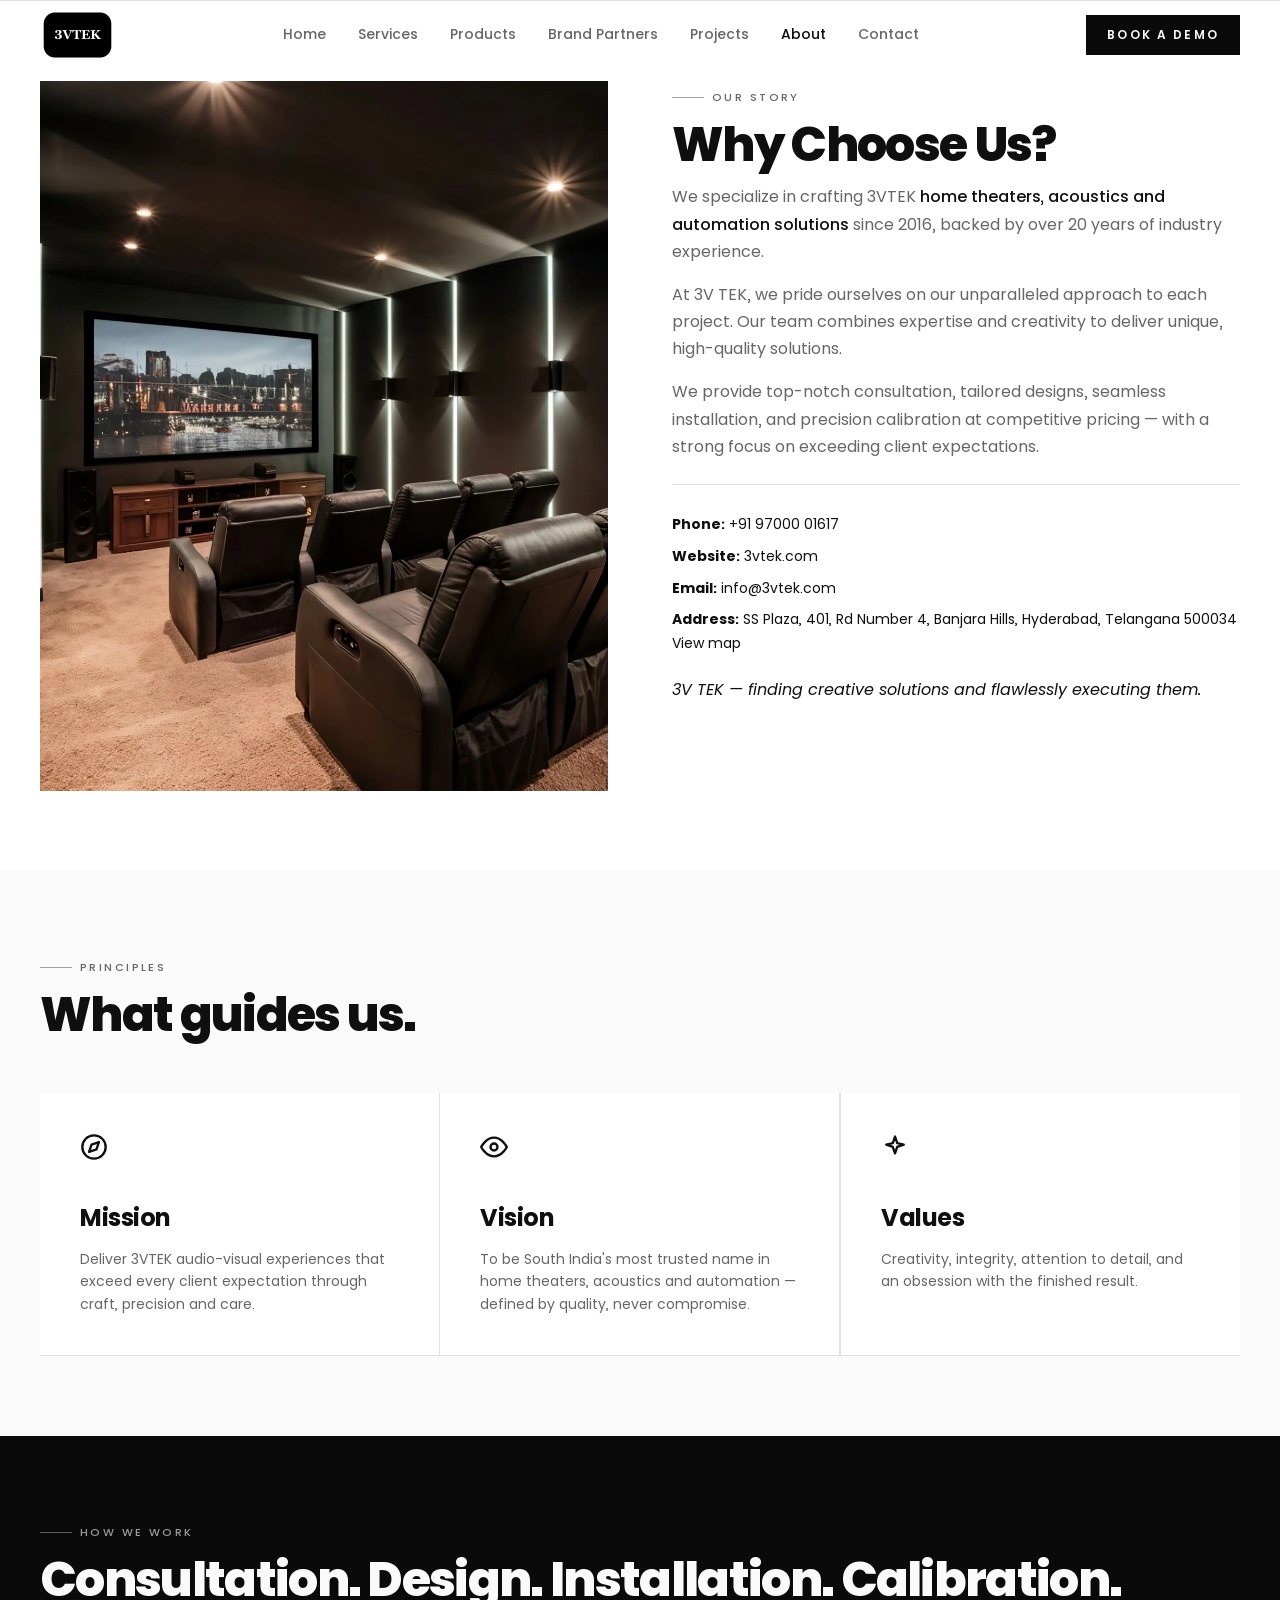
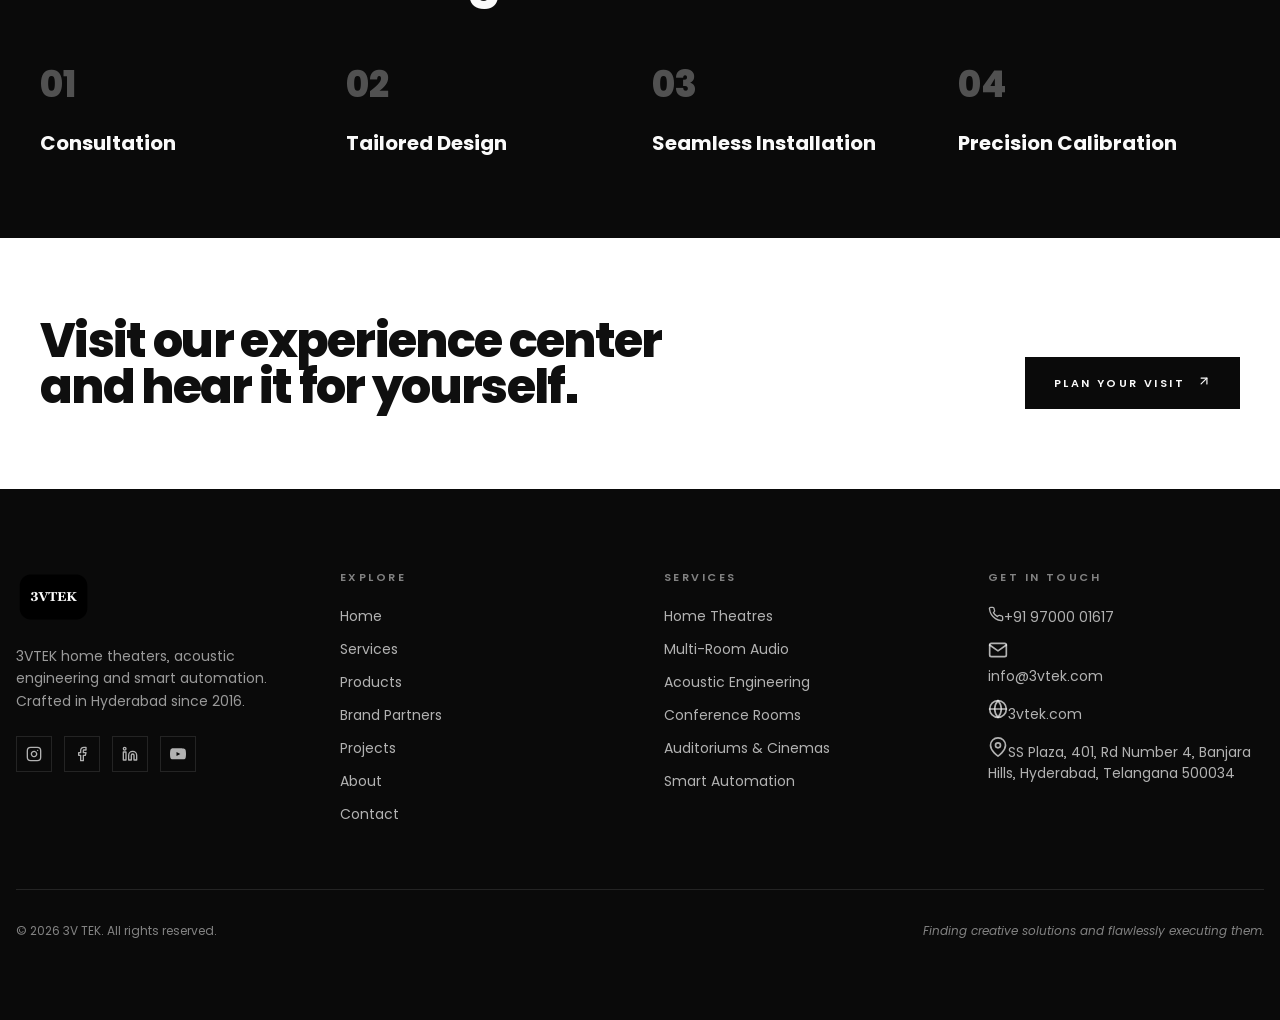
<file: about.html>
<!doctype html>
<html lang="en">

<head>
  <meta charset="UTF-8" />
  <meta name="viewport" content="width=device-width, initial-scale=1.0" />
  <title>About 3V TEK — 3VTEK Home Theaters, Acoustics & Automation</title>
  <meta name="description"
    content="Since 2016 and backed by 20+ years of expertise, 3V TEK delivers 3VTEK home theaters, acoustic engineering and automation from our Banjara Hills experience center." />
  <link rel="canonical" href="https://3vtek.com/about" />
  <link rel="preconnect" href="https://fonts.googleapis.com" />
  <link rel="preconnect" href="https://fonts.gstatic.com" crossorigin />
  <link href="https://fonts.googleapis.com/css2?family=Poppins:wght@300;400;500;600;700;800;900&display=swap"
    rel="stylesheet" />
  <link rel="stylesheet" href="css/styles.css" />
</head>

<body>
  <!-- <section class="page-hero">
    <div class="container-3v" style="display:grid;gap:3rem;">
      <div class="reveal"><span class="eyebrow muted">About</span>
        <h1 class="text-balance"><span class="italic-light">Greetings from 3V TEK.</span></h1>
      </div>
      <div class="reveal" data-delay="120">
        <p style="max-width:32rem;">Crafting home theaters, acoustics and automation since 2016 — backed by 20+
          years of industry expertise.</p>
      </div>
    </div>
  </section> -->

  <section class="section border-t">
    <div class="container-3v about-grid">
      <div class="reveal">
        <div class="about-img">
          <img src="assets\Project-images\Home-Theatre.webp" alt="3V TEK experience center in Banjara Hills, Hyderabad"
            loading="lazy" />
        </div>
      </div>
      <div class="reveal story" data-delay="120">
        <span class="eyebrow muted">Our story</span>
        <h2 class="display text-balance">Why Choose Us?</h2>
        <p>We specialize in crafting 3VTEK <strong style="color:var(--foreground);font-weight:500;">home theaters,
            acoustics and automation solutions</strong> since 2016, backed by over 20 years of industry experience.</p>
        <p>At 3V TEK, we pride ourselves on our unparalleled approach to each project. Our team combines expertise and
          creativity to deliver unique, high-quality solutions.</p>
        <p>We provide top-notch consultation, tailored designs, seamless installation, and precision calibration at
          competitive pricing — with a strong focus on exceeding client expectations.</p>
        <div class="deets">
          <p><strong>Phone:</strong> <a href="tel:9700001617" class="link-underline">+91 97000 01617</a></p>
          <p><strong>Website:</strong> <a href="https://3vtek.com/" class="link-underline">3vtek.com</a></p>
          <p><strong>Email:</strong> <a href="mailto:info@3vtek.com" class="link-underline">info@3vtek.com</a></p>
          <p><strong>Address:</strong> SS Plaza, 401, Rd Number 4, Banjara Hills, Hyderabad, Telangana 500034<br /><a
              href="https://maps.app.goo.gl/NXw88sERJRh9C4dh9" target="_blank" rel="noreferrer"
              class="link-underline">View map</a></p>
        </div>
        <p style="margin-top:1.25rem;"><em style="color:var(--foreground);">3V TEK — finding creative solutions and
            flawlessly executing them.</em></p>
      </div>
    </div>
  </section>

  <section class="section bg-soft">
    <div class="container-3v">
      <div class="reveal"><span class="eyebrow muted">Principles</span>
        <h2 class="display mt-4">What guides us.</h2>
      </div>
      <div class="principles" id="principles"></div>
    </div>
  </section>

  <section class="section bg-ink">
    <div class="container-3v">
      <div class="reveal"><span class="eyebrow" style="color:rgba(250,250,250,0.6);">How we work</span>
        <h2 class="display mt-4">Consultation. Design. Installation. Calibration.</h2>
      </div>
      <div class="grid-4 mt-14" id="hww"></div>
    </div>
  </section>

  <section class="section">
    <div class="container-3v cta-end">
      <div class="reveal">
        <h2 class="display text-balance" style="max-width:40rem;">Visit our experience center and hear it for yourself.
        </h2>
      </div>
      <a href="contact.html" class="btn btn-ink">Plan your visit <span id="cta"></span></a>
    </div>
  </section>

  <script src="js/site.js"></script>
  <script>
    window.initSite();
    document.getElementById("cta").innerHTML = window.ICON.arrowUpRight;
    var pr = [{
        Icon: window.ICON.compass,
        t: "Mission",
        d: "Deliver 3VTEK audio-visual experiences that exceed every client expectation through craft, precision and care."
      },
      {
        Icon: window.ICON.eye,
        t: "Vision",
        d: "To be South India's most trusted name in home theaters, acoustics and automation — defined by quality, never compromise."
      },
      {
        Icon: window.ICON.sparkles,
        t: "Values",
        d: "Creativity, integrity, attention to detail, and an obsession with the finished result."
      },
    ];
    document.getElementById("principles").innerHTML = pr.map(function (p, i) {
      return '<div class="reveal" data-delay="' + (i * 80) + '">' + p.Icon + '<h3>' + p.t + '</h3><p>' + p.d +
        '</p></div>';
    }).join("");

    var hww = ["Consultation", "Tailored Design", "Seamless Installation", "Precision Calibration"];
    document.getElementById("hww").innerHTML = hww.map(function (s, i) {
      return '<div class="reveal" data-delay="' + (i * 80) +
        '"><div style="font-family:Poppins;font-weight:800;font-size:2.25rem;color:rgba(250,250,250,0.3);">0' + (i +
          1) + '</div><div style="margin-top:1rem;font-family:Poppins;font-size:1.25rem;font-weight:700;">' + s +
        '</div></div>';
    }).join("");

    window.initReveal();
  </script>
</body>

</html>
</file>
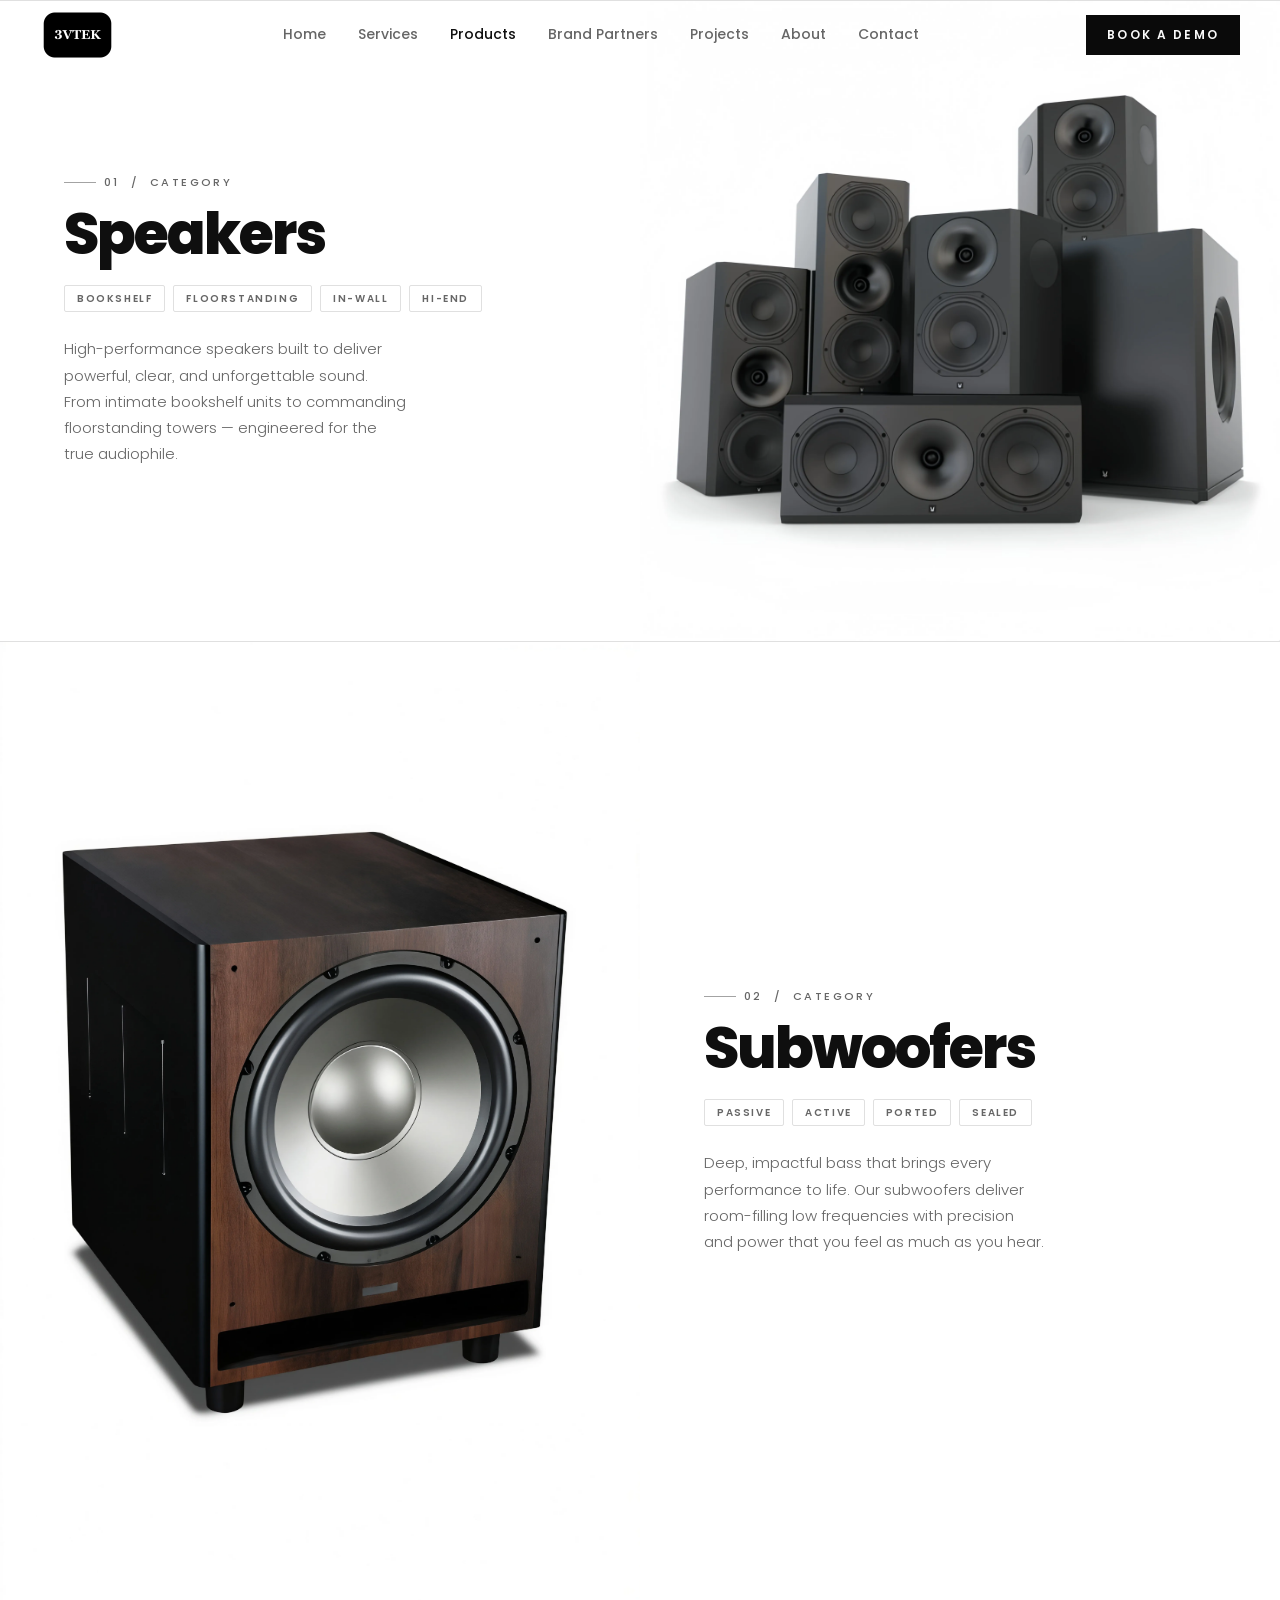
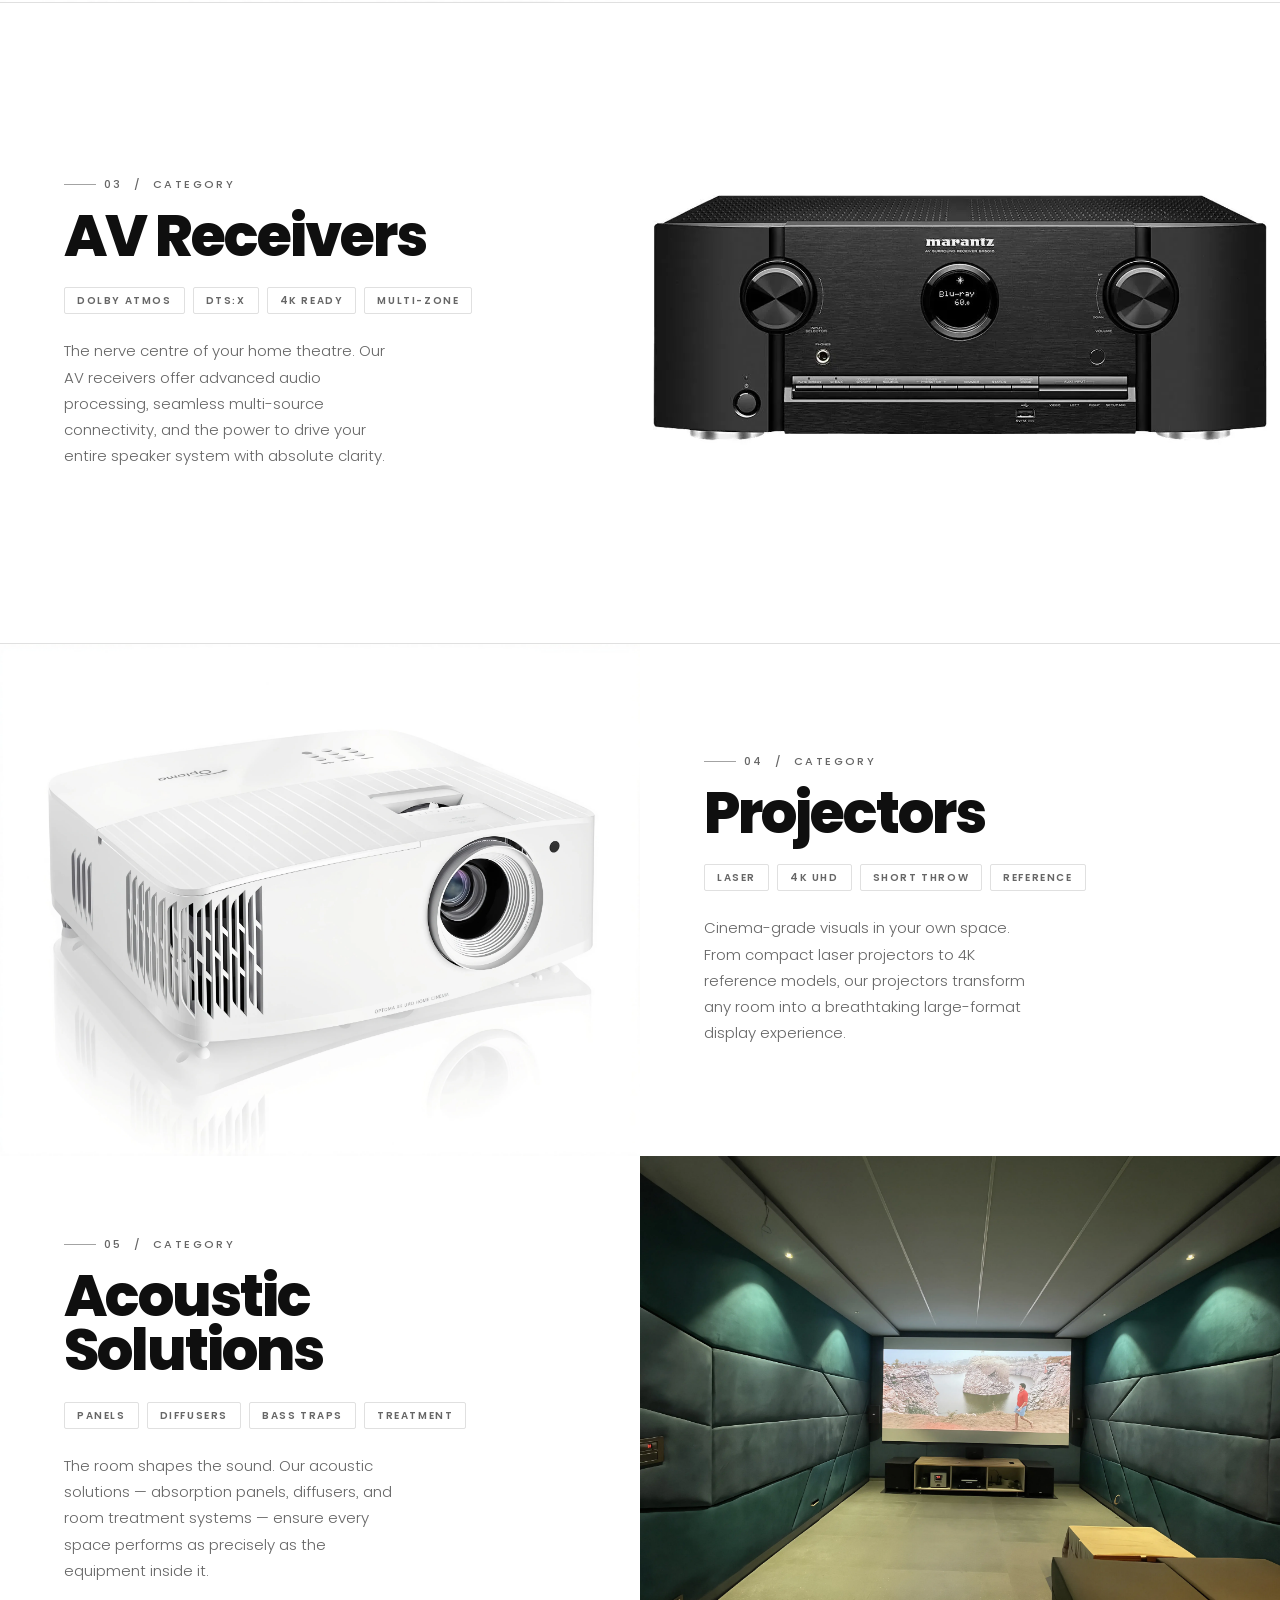
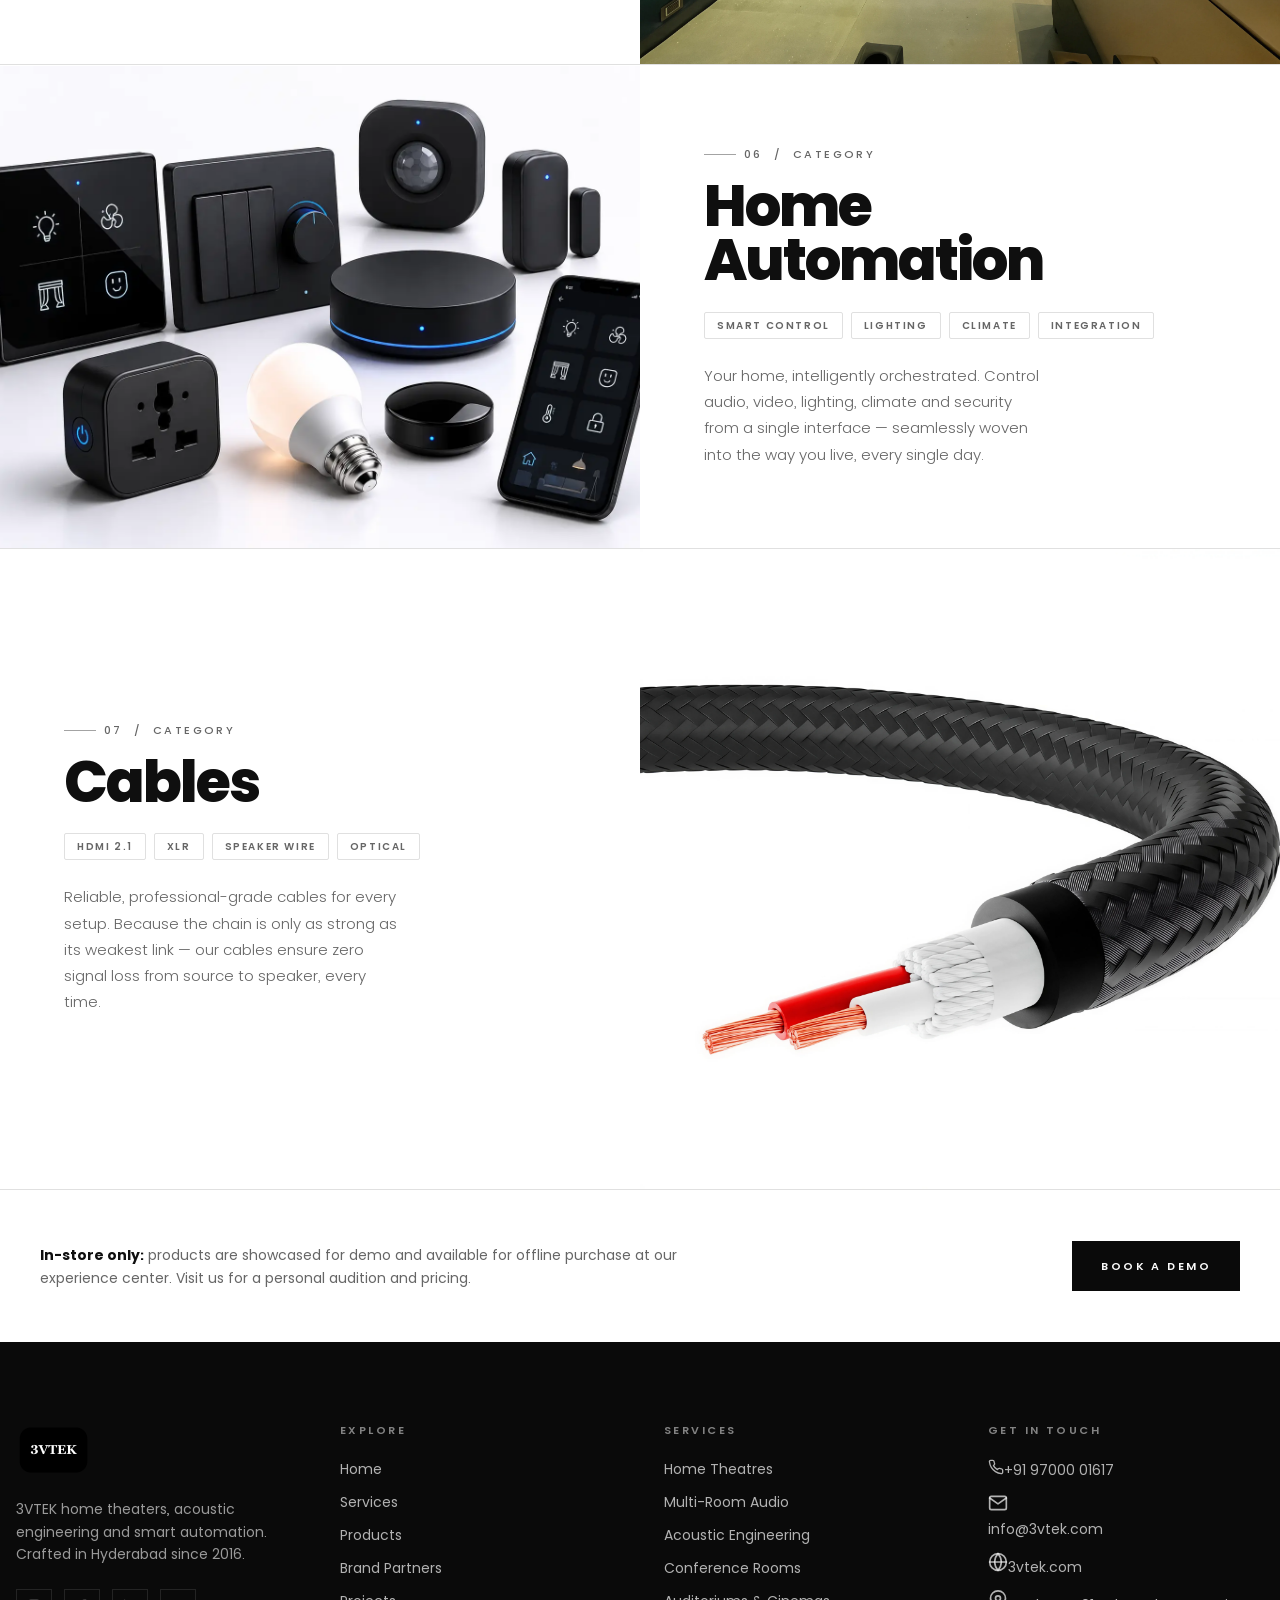
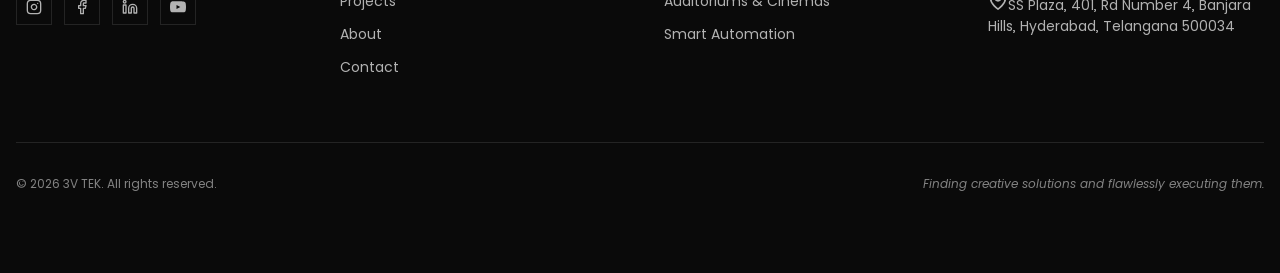
<file: product_catagery.html>
<!doctype html>
<html lang="en">

<head>
  <meta charset="UTF-8" />
  <meta name="viewport" content="width=device-width, initial-scale=1.0" />
  <title>Product Categories — Speakers, Subwoofers, Projectors & more | 3V TEK</title>
  <meta name="description"
    content="Explore 3V TEK's product categories: speakers, subwoofers, AV receivers, projectors, acoustic solutions, home automation and cables. In-store demo at Banjara Hills, Hyderabad." />
  <link rel="preconnect" href="https://fonts.googleapis.com" />
  <link rel="preconnect" href="https://fonts.gstatic.com" crossorigin />
  <link href="https://fonts.googleapis.com/css2?family=Poppins:wght@300;400;500;600;700;800;900&display=swap"
    rel="stylesheet" />
  <link rel="stylesheet" href="css/styles.css" />
</head>

<body>

  <!-- Hero -->
  <!-- <section class="page-hero" style="padding-bottom:4rem;">
    <div class="container-3v reveal">
      <span class="eyebrow muted">Catalogue</span>
      <h1 class="text-balance">Audio you can <span class="italic-light">audition.</span></h1>
      <p>Speakers, subwoofers, AV receivers, projectors, acoustic treatment, smart automation and cables — every product
        is showcased for personal demo at our Banjara Hills experience center.</p>
    </div>
  </section> -->

  <!-- Category Sections -->
  <div class="cat-showcase">

    <!-- 1. Speakers -->
    <article class="cat-row reveal" data-delay="0">
      <div class="cat-row__text">
        <p class="cat-row__num eyebrow">01 &nbsp;/&nbsp; Category</p>
        <h2 class="cat-row__title">Speakers</h2>
        <div class="cat-row__tags">
          <span class="cat-tag">Bookshelf</span>
          <span class="cat-tag">Floorstanding</span>
          <span class="cat-tag">In-wall</span>
          <span class="cat-tag">Hi-End</span>
        </div>
        <p class="cat-row__desc">High-performance speakers built to deliver powerful, clear, and unforgettable sound.
          From intimate bookshelf units to commanding floorstanding towers — engineered for the true audiophile.</p>
      </div>
      <div class="cat-row__img">
        <img src="assets/product-images/Speakers.webp" alt="Focal Aria 926 Floorstanding Speakers" loading="lazy" />
      </div>
    </article>

    <!-- 2. Subwoofers -->
    <article class="cat-row cat-row--flip reveal" data-delay="0">
      <div class="cat-row__text">
        <p class="cat-row__num eyebrow">02 &nbsp;/&nbsp; Category</p>
        <h2 class="cat-row__title">Subwoofers</h2>
        <div class="cat-row__tags">
          <span class="cat-tag">Passive</span>
          <span class="cat-tag">Active</span>
          <span class="cat-tag">Ported</span>
          <span class="cat-tag">Sealed</span>
        </div>
        <p class="cat-row__desc">Deep, impactful bass that brings every performance to life. Our subwoofers deliver
          room-filling low frequencies with precision and power that you feel as much as you hear.</p>
      </div>
      <div class="cat-row__img">
        <img src="assets/product-images/MS-450SUB.webp" alt="TAGA Harmony TSW-212 SE Subwoofer" loading="lazy" />
      </div>
    </article>

    <!-- 3. AV Receivers -->
    <article class="cat-row reveal" data-delay="0">
      <div class="cat-row__text">
        <p class="cat-row__num eyebrow">03 &nbsp;/&nbsp; Category</p>
        <h2 class="cat-row__title">AV Receivers</h2>
        <div class="cat-row__tags">
          <span class="cat-tag">Dolby Atmos</span>
          <span class="cat-tag">DTS:X</span>
          <span class="cat-tag">4K Ready</span>
          <span class="cat-tag">Multi-Zone</span>
        </div>
        <p class="cat-row__desc">The nerve centre of your home theatre. Our AV receivers offer advanced audio
          processing, seamless multi-source connectivity, and the power to drive your entire speaker system with
          absolute clarity.</p>
      </div>
      <div class="cat-row__img">
        <img src="assets/product-images/marantz_av_receviers.webp" alt="AV Receiver Home Theatre Setup"
          loading="lazy" />
      </div>
    </article>

    <!-- 4. Projectors -->
    <article class="cat-row cat-row--flip reveal" data-delay="0">
      <div class="cat-row__text">
        <p class="cat-row__num eyebrow">04 &nbsp;/&nbsp; Category</p>
        <h2 class="cat-row__title">Projectors</h2>
        <div class="cat-row__tags">
          <span class="cat-tag">Laser</span>
          <span class="cat-tag">4K UHD</span>
          <span class="cat-tag">Short Throw</span>
          <span class="cat-tag">Reference</span>
        </div>
        <p class="cat-row__desc">Cinema-grade visuals in your own space. From compact laser projectors to 4K reference
          models, our projectors transform any room into a breathtaking large-format display experience.</p>
      </div>
      <div class="cat-row__img">
        <img src="assets/product-images/Optoma35+projector.webp" alt="Epson EH-TW9400 4K Projector" loading="lazy" />
      </div>
    </article>

    <!-- 5. Acoustic -->
    <article class="cat-row reveal" data-delay="0">
      <div class="cat-row__text">
        <p class="cat-row__num eyebrow">05 &nbsp;/&nbsp; Category</p>
        <h2 class="cat-row__title">Acoustic<br>Solutions</h2>
        <div class="cat-row__tags">
          <span class="cat-tag">Panels</span>
          <span class="cat-tag">Diffusers</span>
          <span class="cat-tag">Bass Traps</span>
          <span class="cat-tag">Treatment</span>
        </div>
        <p class="cat-row__desc">The room shapes the sound. Our acoustic solutions — absorption panels, diffusers, and
          room treatment systems — ensure every space performs as precisely as the equipment inside it.</p>
      </div>
      <div class="cat-row__img">
        <img src="assets/product-images/acoustic_solutions.webp" alt="Acoustic Solutions" loading="lazy" />
      </div>
    </article>

    <!-- 6. Home Automation -->
    <article class="cat-row cat-row--flip reveal" data-delay="0">
      <div class="cat-row__text">
        <p class="cat-row__num eyebrow">06 &nbsp;/&nbsp; Category</p>
        <h2 class="cat-row__title">Home<br>Automation</h2>
        <div class="cat-row__tags">
          <span class="cat-tag">Smart Control</span>
          <span class="cat-tag">Lighting</span>
          <span class="cat-tag">Climate</span>
          <span class="cat-tag">Integration</span>
        </div>
        <p class="cat-row__desc">Your home, intelligently orchestrated. Control audio, video, lighting, climate and
          security from a single interface — seamlessly woven into the way you live, every single day.</p>
      </div>
      <div class="cat-row__img">
        <img src="assets/product-images/Home-automation.webp" alt="Home Automation" loading="lazy" />
      </div>
    </article>

    <!-- 7. Cables -->
    <article class="cat-row reveal" data-delay="0">
      <div class="cat-row__text">
        <p class="cat-row__num eyebrow">07 &nbsp;/&nbsp; Category</p>
        <h2 class="cat-row__title">Cables</h2>
        <div class="cat-row__tags">
          <span class="cat-tag">HDMI 2.1</span>
          <span class="cat-tag">XLR</span>
          <span class="cat-tag">Speaker Wire</span>
          <span class="cat-tag">Optical</span>
        </div>
        <p class="cat-row__desc">Reliable, professional-grade cables for every setup. Because the chain is only as
          strong as its weakest link — our cables ensure zero signal loss from source to speaker, every time.</p>
      </div>
      <div class="cat-row__img">
        <img src="assets/product-images/Cables.webp" alt="Professional Cables" loading="lazy" />
      </div>
    </article>

  </div><!-- /cat-showcase -->

  <!-- Bottom CTA -->
  <section class="border-t section-sm bg-soft">
    <div class="container-3v cta-end">
      <p style="max-width:42rem;font-size:14px;color:var(--muted-foreground);line-height:1.7;">
        <strong style="color:var(--foreground);">In-store only:</strong> products are showcased for demo and available
        for offline purchase at our experience center. Visit us for a personal audition and pricing.
      </p>
      <a href="contact.html" class="btn btn-ink">Book a Demo</a>
    </div>
  </section>

  <script src="js/site.js"></script>
  <script>
    window.initSite();
  </script>
</body>

</html>
</file>
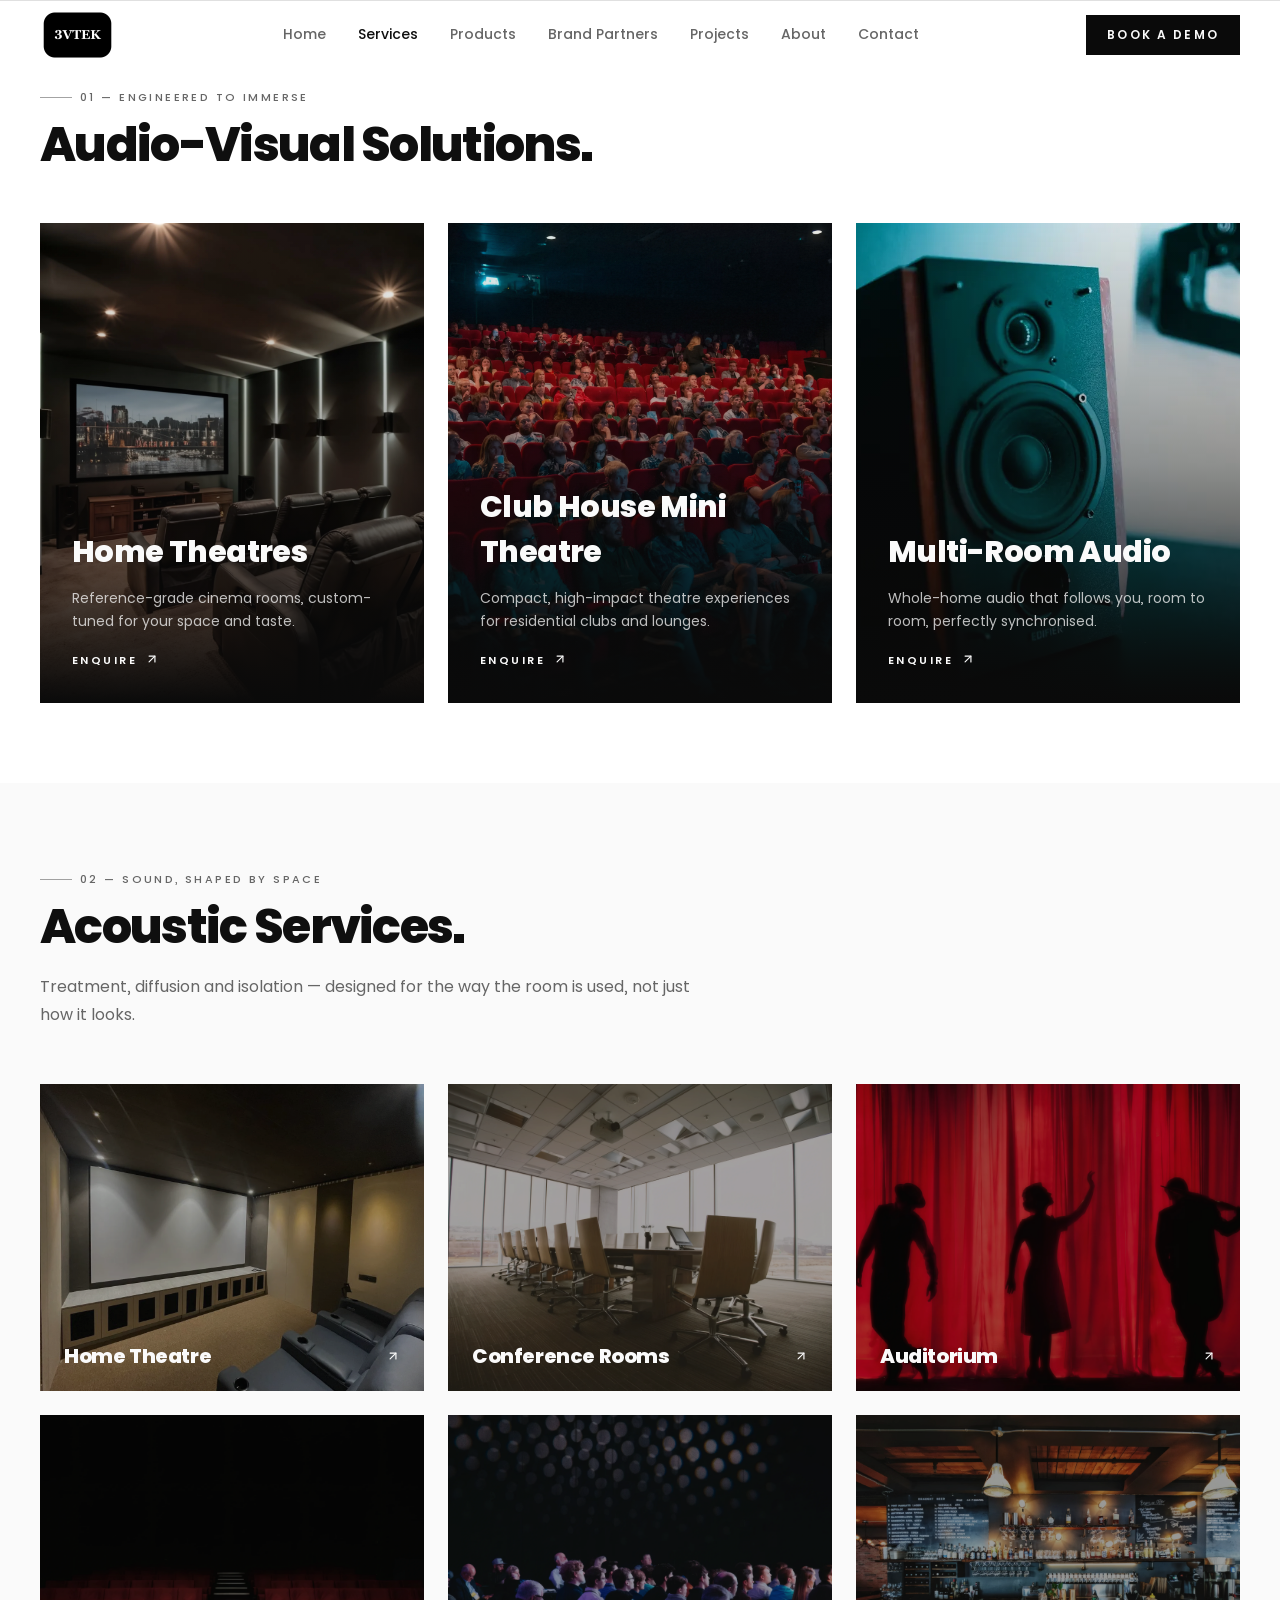
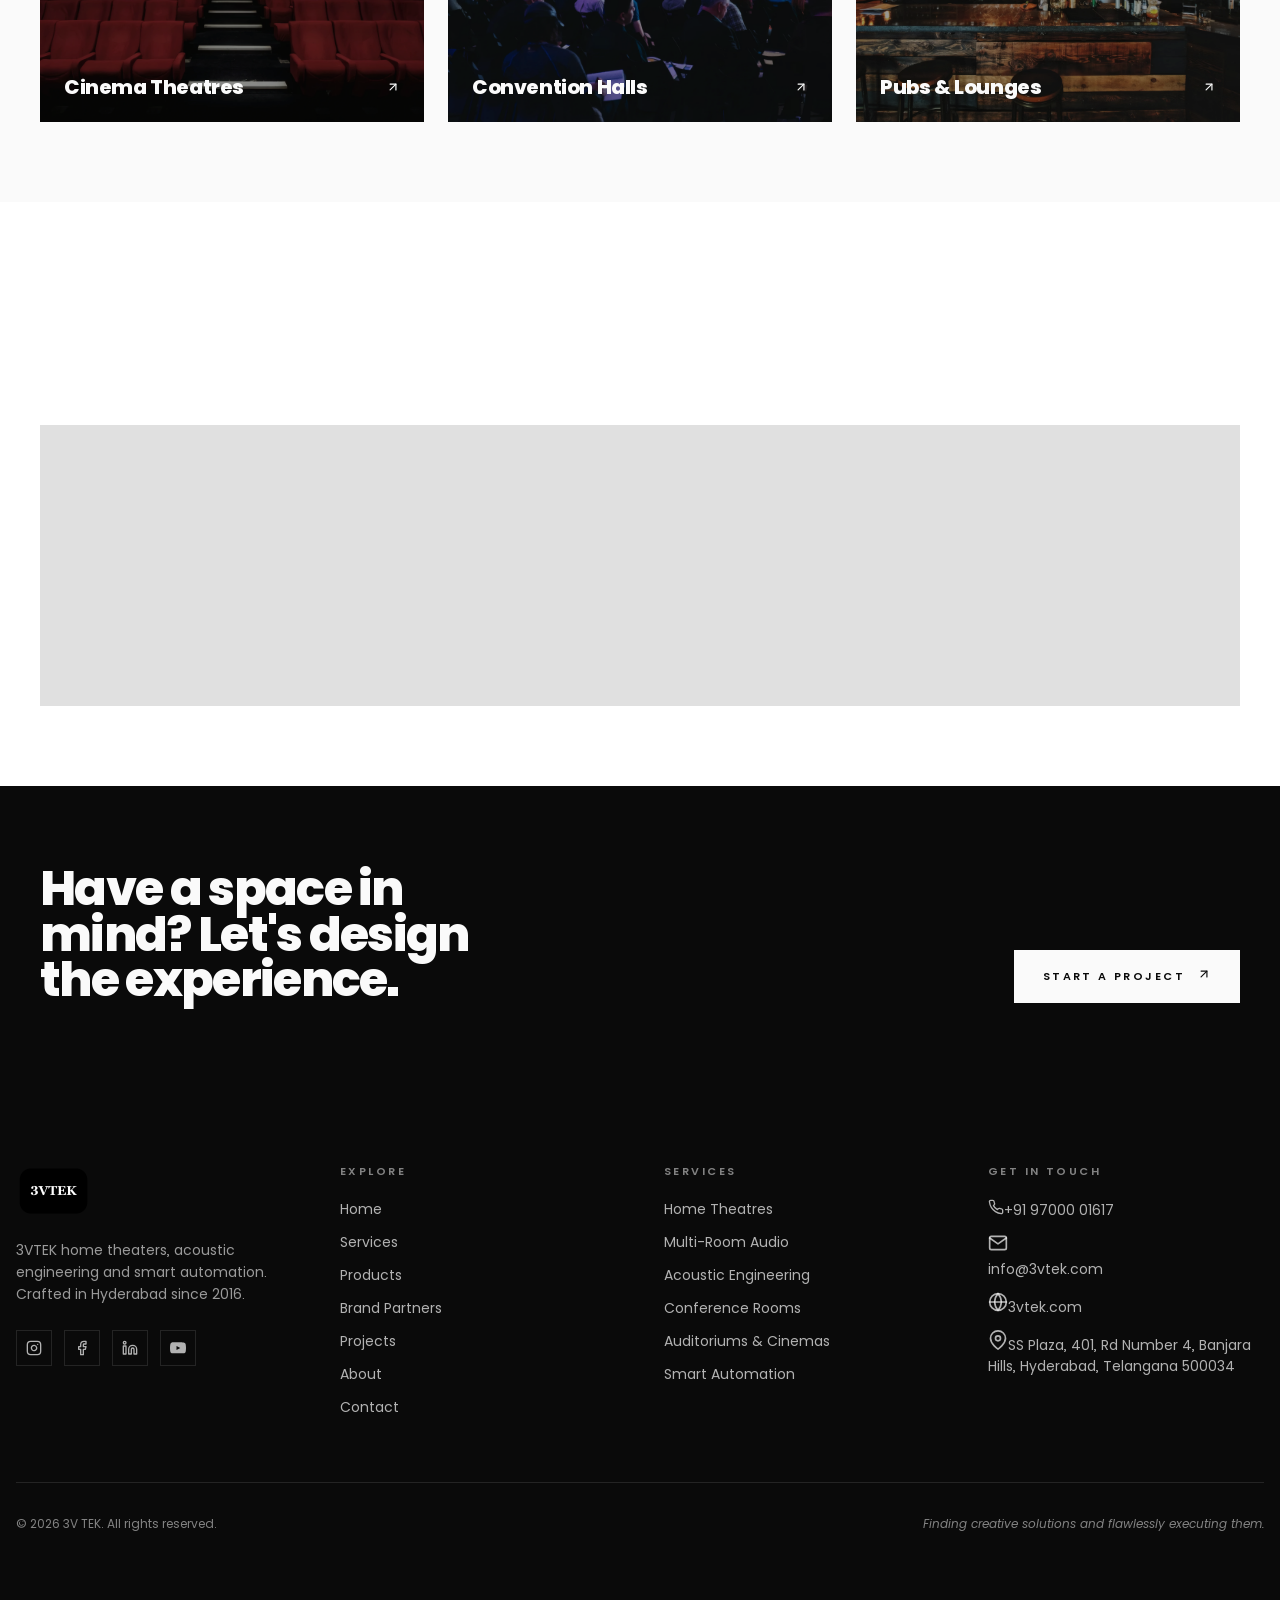
<file: services.html>
<!doctype html>
<html lang="en">

<head>
  <meta charset="UTF-8" />
  <meta name="viewport" content="width=device-width, initial-scale=1.0" />
  <title>Services — Home Theaters, Acoustics & Smart Automation | 3V TEK</title>
  <meta name="description"
    content="Reference-grade home theatres, multi-room audio, acoustic engineering for auditoriums, conference rooms and cinemas, plus smart automation by 3V TEK Hyderabad." />
  <link rel="canonical" href="https://3vtek.com/services" />
  <link rel="preconnect" href="https://fonts.googleapis.com" />
  <link rel="preconnect" href="https://fonts.gstatic.com" crossorigin />
  <link href="https://fonts.googleapis.com/css2?family=Poppins:wght@300;400;500;600;700;800;900&display=swap"
    rel="stylesheet" />
  <link rel="stylesheet" href="css/styles.css" />
</head>

<body>

  <!-- <section class="page-hero">
    <div class="container-3v reveal">
      <span class="eyebrow muted">Services</span>
      <h1 class="text-balance">From acoustic envelopes <span class="italic-light">to cinematic rooms.</span></h1>
      <p>Every project begins with the room. We engineer sound and image into spaces that feel inevitable — residential,
        commercial and everywhere in between.</p>
    </div>
  </section> -->

  <section class="section border-t">
    <div class="container-3v">
      <div class="reveal"><span class="eyebrow muted">01 — Engineered to immerse</span>
        <h2 class="display mt-4">Audio-Visual Solutions.</h2>
      </div>
      <div class="grid-3 mt-14" id="av-grid"></div>
    </div>
  </section>

  <section class="section bg-soft">
    <div class="container-3v">
      <div class="reveal"><span class="eyebrow muted">02 — Sound, shaped by space</span>
        <h2 class="display mt-4">Acoustic Services.</h2>
        <p class="lead">Treatment, diffusion and isolation — designed for the way the room is used, not just how it
          looks.</p>
      </div>
      <div class="grid-3 mt-14" id="acoustic-grid" style="grid-template-columns:1fr;"></div>
    </div>
  </section>

  <section class="section">
    <div class="container-3v">
      <div class="reveal"><span class="eyebrow muted">Our process</span>
        <h2 class="display mt-4">Four disciplined steps.</h2>
      </div>
      <div class="process" id="process-grid"></div>
    </div>
  </section>

  <section class="section bg-ink">
    <div class="container-3v cta-end">
      <h2 class="display text-balance">Have a space in mind? Let's design the experience.</h2>
      <a href="contact.html" class="btn btn-ink-foreground">Start a project <span id="cta-arr"></span></a>
    </div>
  </section>

  <script src="js/site.js"></script>
  <script>
    window.initSite();
    document.getElementById("cta-arr").innerHTML = window.ICON.arrowUpRight;

    var av = [{
        title: "Home Theatres",
        desc: "Reference-grade cinema rooms, custom-tuned for your space and taste.",
        img: "assets/Project-images/Home-Theatre.webp"
      },
      {
        title: "Club House Mini Theatre",
        desc: "Compact, high-impact theatre experiences for residential clubs and lounges.",
        img: "assets/Project-images/ClubHouse-Theater.webp"
      },
      {
        title: "Multi-Room Audio",
        desc: "Whole-home audio that follows you, room to room, perfectly synchronised.",
        img: "assets/Project-images/Multi-Room-Audio.webp"
      },
    ];
    document.getElementById("av-grid").innerHTML = av.map(function (s, i) {
      return '<div class="reveal" data-delay="' + (i * 100) + '"><article class="image-card">' +
        '<div class="ratio"><img src="' + s.img + '" alt="' + s.title +
        '" loading="lazy" style="opacity:1;"></div>' +
        '<div class="overlay"></div>' +
        '<div class="body" style="justify-content:flex-end;"><div><h3>' + s.title + '</h3><p>' + s.desc + '</p>' +
        '<a href="contact.html" class="more">Enquire ' + window.ICON.arrowUpRight + '</a></div></div>' +
        '</article></div>';
    }).join("");

    var acoustic = [{
        title: "Home Theatre",
        img: "assets/Project-images/Private_Residence_1.0.webp"
      },
      {
        title: "Conference Rooms",
        img: "assets/Project-images/Boardroom-Acoustics.webp"
      },
      {
        title: "Auditorium",
        img: "assets/Project-images/Auditorium.webp"
      },
      {
        title: "Cinema Theatres",
        img: "assets/Project-images/Cinema-Theatres.webp"
      },
      {
        title: "Convention Halls",
        img: "assets/Project-images/Convention-Halls.webp"
      },
      {
        title: "Pubs & Lounges",
        img: "assets/Project-images/Pubs-Lounges.webp"
      },
    ];
    var ag = document.getElementById("acoustic-grid");
    ag.style.cssText = "display:grid;gap:1.5rem;";
    ag.innerHTML = acoustic.map(function (s, i) {
      return '<div class="reveal" data-delay="' + (i * 80) + '"><a href="contact.html" class="tile">' +
        '<div class="ratio"><img src="' + s.img + '" alt="' + s.title + '" loading="lazy"></div>' +
        '<div class="scrim"></div>' +
        '<div class="label"><h3>' + s.title + '</h3>' + window.ICON.arrowUpRight + '</div>' +
        '</a></div>';
    }).join("");
    var mq = window.matchMedia("(min-width: 640px)");

    function gridCols() {
      ag.style.gridTemplateColumns = window.matchMedia("(min-width:1024px)").matches ? "repeat(3,1fr)" : (mq.matches ?
        "repeat(2,1fr)" : "1fr");
    }
    gridCols();
    window.addEventListener("resize", gridCols);

    var process = [{
        n: "01",
        t: "Consultation",
        d: "We listen, measure, and understand intent."
      },
      {
        n: "02",
        t: "Tailored Design",
        d: "Acoustic + AV solutions, thoughtfully planned from start to finish"
      },
      {
        n: "03",
        t: "Seamless Installation",
        d: "Disciplined craftsmanship, on schedule."
      },
      {
        n: "04",
        t: "Precision Calibration",
        d: "Tuned by ear and instrument, until it disappears."
      },
    ];
    document.getElementById("process-grid").innerHTML = process.map(function (p, i) {
      return '<div class="reveal" data-delay="' + (i * 80) + '"><div class="num">' + p.n + '</div><h3>' + p.t +
        '</h3><p>' + p.d + '</p></div>';
    }).join("");

    window.initReveal();
  </script>
</body>

</html>
</file>
<file: css/styles.css>
/* 3V TEK — Static Site Styles (compiled, no Tailwind) */

:root {
  --background: #ffffff;
  --foreground: #0f0f0f;
  --muted: #f5f5f5;
  --muted-foreground: #666666;
  --border: #e0e0e0;
  --hairline: #e0e0e0;
  --hairline-dark: #242424;
  --ink: #0a0a0a;
  --ink-foreground: #fafafa;
  --paper: #ffffff;
  --paper-soft: #fafafa;
  --transition-smooth: cubic-bezier(0.22, 1, 0.36, 1);
  --shadow-soft: 0 10px 30px -12px rgba(0, 0, 0, 0.18);
  --shadow-elevated: 0 30px 60px -20px rgba(0, 0, 0, 0.35);
}

* {
  box-sizing: border-box;
  margin: 0;
  padding: 0;
}

html {
  scroll-behavior: smooth;
  -webkit-font-smoothing: antialiased;
  -moz-osx-font-smoothing: grayscale;
}

body {
  font-family: 'Poppins', system-ui, sans-serif;
  background: var(--background);
  color: var(--foreground);
  line-height: 1.5;
  font-feature-settings: "ss01", "cv11";
}

img,
video,
iframe {
  display: block;
  max-width: 100%;
}

a {
  color: inherit;
  text-decoration: none;
}

button {
  font: inherit;
  cursor: pointer;
  border: none;
  background: none;
  color: inherit;
}

input,
textarea,
select {
  font: inherit;
  color: inherit;
}

h1,
h2,
h3,
h4,
h5,
h6 {
  font-family: 'Poppins', sans-serif;
  letter-spacing: -0.02em;
  font-weight: 700;
}

::selection {
  background: var(--ink);
  color: var(--ink-foreground);
}

/* Layout helpers */
.container-3v {
  width: 100%;
  max-width: 1280px;
  margin: 0 auto;
  padding: 0 1.5rem;
}

@media (min-width: 768px) {
  .container-3v {
    padding: 0 2.5rem;
  }
}

.eyebrow {
  display: inline-flex;
  align-items: center;
  gap: .5rem;
  font-size: 11px;
  font-weight: 500;
  text-transform: uppercase;
  letter-spacing: 0.22em;
}

.eyebrow::before {
  content: "";
  display: inline-block;
  height: 1px;
  width: 32px;
  background: currentColor;
  opacity: .6;
}

.display {
  font-family: 'Poppins', sans-serif;
  font-weight: 800;
  letter-spacing: -0.035em;
  line-height: 0.95;
}

.italic-light {
  font-style: italic;
  font-weight: 300;
}

.text-balance {
  text-wrap: balance;
}

/* Links */
.link-underline {
  position: relative;
  display: inline-block;
}

.link-underline::after {
  content: "";
  position: absolute;
  left: 0;
  bottom: -2px;
  height: 1px;
  width: 100%;
  background: currentColor;
  transform: scaleX(0);
  transform-origin: right;
  transition: transform .5s var(--transition-smooth);
}

.link-underline:hover::after {
  transform: scaleX(1);
  transform-origin: left;
}

/* Buttons */
.btn {
  display: inline-flex;
  align-items: center;
  gap: .75rem;
  padding: 1rem 1.75rem;
  font-size: 11px;
  font-weight: 600;
  text-transform: uppercase;
  letter-spacing: 0.22em;
  transition: background .3s, color .3s, border-color .3s;
  border: 1px solid transparent;
}

.btn-ink {
  background: var(--ink);
  color: var(--ink-foreground);
}

.btn-ink:hover {
  background: rgba(10, 10, 10, 0.85);
}

.btn-ink-foreground {
  background: var(--ink-foreground);
  color: var(--ink);
}

.btn-ink-foreground:hover {
  background: rgba(250, 250, 250, 0.9);
}

.btn-outline-ink {
  border-color: var(--ink);
  color: var(--ink);
}

.btn-outline-ink:hover {
  background: var(--ink);
  color: var(--ink-foreground);
}

.btn-outline-light {
  border-color: rgba(250, 250, 250, 0.4);
  color: var(--ink-foreground);
}

.btn-outline-light:hover {
  border-color: var(--ink-foreground);
}

/* Glass / grain */
.glass {
  background: rgba(255, 255, 255, 0.7);
  backdrop-filter: saturate(140%) blur(14px);
  -webkit-backdrop-filter: saturate(140%) blur(14px);
}

.glass-dark {
  background: rgba(10, 10, 10, 0.55);
  backdrop-filter: saturate(140%) blur(14px);
}

.grain {
  position: relative;
}

.grain::after {
  content: "";
  position: absolute;
  inset: 0;
  pointer-events: none;
  opacity: .06;
  mix-blend-mode: overlay;
  background-image: url("data:image/svg+xml;utf8,<svg xmlns='http://www.w3.org/2000/svg' width='180' height='180'><filter id='n'><feTurbulence type='fractalNoise' baseFrequency='0.9' numOctaves='2' stitchTiles='stitch'/></filter><rect width='100%25' height='100%25' filter='url(%23n)' opacity='0.7'/></svg>");
}

/* Reveal */
.reveal {
  opacity: 0;
  transform: translateY(28px);
  transition: opacity .9s var(--transition-smooth), transform .9s var(--transition-smooth);
  will-change: opacity, transform;
}

.reveal.is-visible {
  opacity: 1;
  transform: translateY(0);
}

/* Animations */
@keyframes fade-in {
  from {
    opacity: 0;
    transform: translateY(12px);
  }

  to {
    opacity: 1;
    transform: translateY(0);
  }
}

@keyframes marquee {
  from {
    transform: translateX(0);
  }

  to {
    transform: translateX(-50%);
  }
}

.animate-fade-in {
  animation: fade-in .6s var(--transition-smooth) both;
}

/* Navbar */
.navbar {
  position: fixed;
  inset: 0 0 auto 0;
  z-index: 50;
  transition: all .5s var(--transition-smooth);
  padding: 0.75rem 0;
  background: transparent;
}

.navbar.scrolled {
  padding: .75rem 0;
  background: rgba(255, 255, 255, 0.7);
  backdrop-filter: saturate(140%) blur(14px);
  border-bottom: 1px solid var(--hairline);
}

.navbar.on-dark:not(.scrolled) {
  color: var(--ink-foreground);
}

.nav-row {
  display: flex;
  align-items: center;
  justify-content: space-between;
  gap: 1rem;
}

.brand {
  display: flex;
  align-items: center;
  gap: .5rem;
  height: 45px;
}

.brand-mark {
  display: grid;
  place-items: center;
  width: 36px;
  height: 36px;
  background: var(--ink);
  color: var(--ink-foreground);
  font-weight: 900;
  font-size: 13px;
  letter-spacing: -0.05em;
}

.brand-name {
  font-weight: 800;
  letter-spacing: -0.02em;
  font-size: 1rem;
}

.brand-logo {
  height: 50px;
  width: auto;
  max-width: 150px;
  object-fit: contain;
}

@media (min-width: 768px) {
  .brand-name {
    font-size: 1.125rem;
  }

  .brand-logo {
    max-width: 180px;
  }
}

.nav-links {
  display: none;
  gap: 2rem;
  align-items: center;
}

@media (min-width: 768px) {
  .nav-links {
    display: flex;
  }
}

.nav-links a {
  font-size: 14px;
  font-weight: 500;
  color: var(--muted-foreground);
  transition: color .3s;
}

.nav-links a.active,
.nav-links a:hover {
  color: var(--foreground);
}

.navbar.on-dark:not(.scrolled) .nav-links a {
  color: rgba(250, 250, 250, 0.7);
}

.navbar.on-dark:not(.scrolled) .nav-links a.active,
.navbar.on-dark:not(.scrolled) .nav-links a:hover {
  color: var(--ink-foreground);
}

.nav-cta {
  display: none;
}

@media (min-width: 768px) {
  .nav-cta {
    display: inline-flex;
    padding: .625rem 1.25rem;
    font-size: 12px;
    letter-spacing: 0.18em;
  }
}

.nav-toggle {
  display: grid;
  place-items: center;
  width: 40px;
  height: 40px;
}

@media (min-width: 768px) {
  .nav-toggle {
    display: none;
  }
}

.nav-toggle svg {
  width: 22px;
  height: 22px;
}

/* Mobile menu */
.mobile-menu {
  position: fixed;
  inset: 0;
  z-index: 40;
  background: var(--ink);
  color: var(--ink-foreground);
  display: flex;
  flex-direction: column;
  justify-content: space-between;
  padding: 7rem 0 3rem;
  opacity: 0;
  pointer-events: none;
  transition: opacity .5s var(--transition-smooth);
}

.mobile-menu.open {
  opacity: 1;
  pointer-events: auto;
}

.mobile-menu nav {
  display: flex;
  flex-direction: column;
  gap: .25rem;
}

.mobile-menu nav a {
  display: block;
  padding: .75rem 0;
  font-family: 'Poppins';
  font-weight: 800;
  font-size: 2.25rem;
  letter-spacing: -0.02em;
  color: rgba(250, 250, 250, 0.6);
  transform: translateY(16px);
  opacity: 0;
  transition: all .5s var(--transition-smooth);
}

.mobile-menu.open nav a {
  transform: translateY(0);
  opacity: 1;
}

.mobile-menu nav a.active {
  color: var(--ink-foreground);
}

.mobile-meta {
  font-size: 14px;
  color: rgba(250, 250, 250, 0.7);
  display: flex;
  flex-direction: column;
  gap: .5rem;
}

.mobile-meta .small {
  font-size: 12px;
}

/* Footer */
.footer {
  background: var(--ink);
  color: var(--ink-foreground);
}

.footer-wrap {
  padding: 5rem 1rem;
}

.footer-grid {
  display: grid;
  gap: 3rem;
  grid-template-columns: 1fr;
}

@media (min-width: 768px) {
  .footer-grid {
    grid-template-columns: repeat(4, 1fr);
  }
}

.footer h4 {
  font-size: 11px;
  font-weight: 600;
  text-transform: uppercase;
  letter-spacing: 0.22em;
  color: rgba(250, 250, 250, 0.5);
  margin-bottom: 1.25rem;
}

.footer ul {
  list-style: none;
  display: flex;
  flex-direction: column;
  gap: .75rem;
  font-size: 14px;
  color: rgba(250, 250, 250, 0.7);
}

.footer a:hover {
  color: var(--ink-foreground);
}

.footer .meta {
  margin-top: 1.25rem;
  font-size: 14px;
  line-height: 1.6;
  color: rgba(250, 250, 250, 0.6);
}

.footer-brand {
  height: 5cap;
  margin-bottom: 1rem;
}

.footer .socials {
  display: flex;
  gap: .75rem;
  margin-top: 1.5rem;
}

.footer .socials a {
  display: grid;
  place-items: center;
  width: 36px;
  height: 36px;
  border: 1px solid var(--hairline-dark);
  color: rgba(250, 250, 250, 0.7);
  transition: all .3s;
}

.footer .socials a:hover {
  background: var(--ink-foreground);
  color: var(--ink);
}

.footer-bottom {
  margin-top: 4rem;
  padding-top: 2rem;
  border-top: 1px solid var(--hairline-dark);
  font-size: 12px;
  color: rgba(250, 250, 250, 0.5);
  display: flex;
  flex-direction: column;
  gap: 1rem;
  align-items: flex-start;
  justify-content: space-between;
}

@media (min-width: 768px) {
  .footer-bottom {
    flex-direction: row;
    align-items: center;
  }
}

.footer-bottom .it {
  font-style: italic;
}

/* HERO (home) */
.hero {
  position: relative;
  height: 100vh;
  min-height: 640px;
  width: 100%;
  overflow: hidden;
  color: var(--ink-foreground);
}

.hero video,
.hero img.bg {
  position: absolute;
  inset: 0;
  height: 100%;
  width: 100%;
  object-fit: cover;
}

.hero .vignette {
  position: absolute;
  inset: 0;
  background: radial-gradient(ellipse at center, rgba(0, 0, 0, 0) 40%, rgba(0, 0, 0, 0.7) 100%);
}

.hero .ink-overlay {
  position: absolute;
  inset: 0;
  background: rgba(10, 10, 10, 0.6);
}

.hero-content {
  position: relative;
  z-index: 10;
  height: 100%;
  display: flex;
  align-items: flex-end;
  padding-bottom: 5rem;
}

@media (min-width: 768px) {
  .hero-content {
    padding-bottom: 7rem;
  }
}

.hero h1 {
  font-weight: 800;
  letter-spacing: -0.035em;
  line-height: 0.95;
  margin-top: 1.5rem;
  font-size: clamp(2.75rem, 8vw, 6.5rem);
}

.hero p {
  margin-top: 2rem;
  max-width: 36rem;
  font-size: 1rem;
  color: rgba(250, 250, 250, 0.75);
  line-height: 1.7;
}

@media (min-width: 768px) {
  .hero p {
    font-size: 1.125rem;
  }
}

.hero .cta-row {
  margin-top: 2.5rem;
  display: flex;
  flex-wrap: wrap;
  gap: 1rem;
}

.hero .scroll-hint {
  position: absolute;
  right: 1.5rem;
  bottom: 2rem;
  z-index: 10;
  display: none;
  align-items: center;
  gap: .75rem;
  font-size: 10px;
  text-transform: uppercase;
  letter-spacing: .3em;
  color: rgba(250, 250, 250, 0.6);
}

@media (min-width: 768px) {
  .hero .scroll-hint {
    display: flex;
  }
}

.hero .scroll-hint::before {
  content: "";
  height: 1px;
  width: 40px;
  background: currentColor;
}

/* Sections */
.section {
  padding: clamp(3.5rem, 5vw, 8rem) 0;
}

@media (min-width: 768px) {
  .section {
    padding: clamp(5rem, 6vw, 9rem) 0;
  }
}

.section-sm {
  padding: clamp(2.5rem, 4vw, 4.5rem) 0;
}

.section.bg-soft {
  background: var(--paper-soft);
}

.section.bg-ink {
  background: var(--ink);
  color: var(--ink-foreground);
}

.section.border-t {
  border-top: 1px solid var(--hairline);
}

.section.border-y {
  border-top: 1px solid var(--hairline);
  border-bottom: 1px solid var(--hairline);
}

.section .border-t-dark {
  border-top: 1px solid var(--hairline-dark);
}

.section h2.display {
  font-size: clamp(1.875rem, 4vw, 3rem);
}

.section h2.display.lg {
  font-size: clamp(2rem, 5vw, 4rem);
}

.section .lead {
  margin-top: 1.5rem;
  max-width: 42rem;
  color: var(--muted-foreground);
  line-height: 1.7;
}

.section.bg-ink .lead {
  color: rgba(250, 250, 250, 0.7);
}

.flex-between {
  display: flex;
  flex-wrap: wrap;
  align-items: flex-end;
  justify-content: space-between;
  gap: 1.5rem;
}

/* Page hero (interior pages) */
.page-hero {
  padding: 10rem 0 4rem;
}

@media (min-width: 768px) {
  .page-hero {
    padding: 13rem 0 6rem;
  }
}

.page-hero h1 {
  font-weight: 800;
  letter-spacing: -0.035em;
  line-height: 0.95;
  margin-top: 1.5rem;
  font-size: clamp(3rem, 7vw, 6rem);
}

.page-hero p {
  margin-top: 2rem;
  max-width: 42rem;
  color: var(--muted-foreground);
  line-height: 1.7;
  font-size: 1rem;
}

@media (min-width: 768px) {
  .page-hero p {
    font-size: 1.125rem;
  }
}

.page-hero.center {
  text-align: center;
}

.page-hero.center p {
  margin-left: auto;
  margin-right: auto;
}

/* Card grids */
.grid-3 {
  display: grid;
  gap: 1.5rem;
  grid-template-columns: 1fr;
}

@media (min-width: 768px) {
  .grid-3 {
    grid-template-columns: repeat(3, 1fr);
  }
}

.grid-2 {
  display: grid;
  gap: 1.5rem;
  grid-template-columns: 1fr;
}

@media (min-width: 768px) {
  .grid-2 {
    grid-template-columns: repeat(2, 1fr);
  }
}

.grid-4 {
  display: grid;
  gap: 1.5rem;
  grid-template-columns: 1fr 1fr;
}

@media (min-width: 768px) {
  .grid-4 {
    grid-template-columns: repeat(4, 1fr);
  }
}

/* Service / project image cards */
.image-card {
  position: relative;
  display: block;
  overflow: hidden;
  background: var(--ink);
  color: var(--ink-foreground);
}

.image-card .ratio {
  aspect-ratio: 4 / 5;
  overflow: hidden;
}

.image-card img {
  width: 100%;
  height: 100%;
  object-fit: cover;
  opacity: 0.7;
  transition: transform .7s var(--transition-smooth), opacity .7s;
}

.image-card:hover img {
  transform: scale(1.05);
  opacity: 0.9;
}

.image-card .overlay {
  position: absolute;
  inset: 0;
  background: linear-gradient(to top, var(--ink), rgba(10, 10, 10, 0.4) 50%, transparent);
}

.image-card .body {
  position: absolute;
  inset: 0;
  padding: 1.5rem;
  display: flex;
  flex-direction: column;
  justify-content: space-between;
}

@media (min-width: 768px) {
  .image-card .body {
    padding: 2rem;
  }
}

.image-card .body h3 {
  font-size: 1.5rem;
  font-weight: 800;
  letter-spacing: -0.02em;
}

@media (min-width: 768px) {
  .image-card .body h3 {
    font-size: 1.875rem;
  }
}

.image-card .body p {
  margin-top: .75rem;
  font-size: 14px;
  color: rgba(250, 250, 250, 0.75);
  line-height: 1.6;
}

.image-card .body .more {
  margin-top: 1.25rem;
  display: inline-flex;
  gap: .5rem;
  font-size: 11px;
  font-weight: 600;
  text-transform: uppercase;
  letter-spacing: 0.22em;
}

/* Acoustic small cards */
.tile {
  position: relative;
  display: block;
  overflow: hidden;
  background: var(--ink);
  color: var(--ink-foreground);
}

.tile .ratio {
  aspect-ratio: 5 / 4;
  overflow: hidden;
}

.tile img {
  width: 100%;
  height: 100%;
  object-fit: cover;
  opacity: 0.9;
  transition: transform .7s var(--transition-smooth), opacity .7s;
}

.tile:hover img {
  transform: scale(1.05);
  opacity: 1;
}

.tile .scrim {
  position: absolute;
  inset: 0;
  background: rgba(10, 10, 10, 0.3);
  transition: background .5s;
}

.tile:hover .scrim {
  background: rgba(10, 10, 10, 0.15);
}

.tile .label {
  position: absolute;
  left: 1.5rem;
  right: 1.5rem;
  bottom: 1.25rem;
  display: flex;
  align-items: center;
  justify-content: space-between;
}

.tile .label h3 {
  font-size: 1.125rem;
  font-weight: 800;
  letter-spacing: -0.02em;
}

@media (min-width: 768px) {
  .tile .label h3 {
    font-size: 1.25rem;
  }
}

/* Stats */
.stats-grid {
  margin-top: 4rem;
  display: grid;
  grid-template-columns: 1fr 1fr;
  gap: 3rem 1rem;
}

@media (min-width: 768px) {
  .stats-grid {
    grid-template-columns: repeat(4, 1fr);
  }
}

.stat-num {
  font-family: 'Poppins';
  font-weight: 800;
  letter-spacing: -0.03em;
  font-size: clamp(3rem, 6vw, 4.5rem);
}

.stat-label {
  margin-top: .75rem;
  font-size: 12px;
  text-transform: uppercase;
  letter-spacing: 0.22em;
  color: rgba(250, 250, 250, 0.55);
}

/* Marquee */
.marquee-section {
  padding: 3.5rem 0;
  border-top: 1px solid var(--hairline);
  border-bottom: 1px solid var(--hairline);
  overflow: hidden;
}

.marquee-mask {
  position: relative;
  display: flex;
  overflow: hidden;
  -webkit-mask-image: linear-gradient(to right, transparent, black 8%, black 92%, transparent);
  mask-image: linear-gradient(to right, transparent, black 8%, black 92%, transparent);
}

.marquee-track {
  display: flex;
  flex-shrink: 0;
  align-items: center;
  gap: 4rem;
  padding-right: 4rem;
  white-space: nowrap;
  animation: marquee 60s linear infinite;
}

.marquee-item {
  display: flex;
  place-items: center;
  flex-shrink: 0;
  object-fit: contain;
  padding: 0.5rem;
  align-items: center;
  justify-content: center;
  height: 5rem;
  width: 12rem;
}

.marquee-item img {
  max-height: 100%;
  max-width: 100%;
  object-fit: contain;
  opacity: 0.7;
  filter: grayscale(100%);
  transition: opacity .5s, filter .5s;
}

.marquee-mask:hover .marquee-track {
  animation-play-state: paused;
}

.marquee-item:hover img {
  opacity: 1;
  filter: none;
}

.marquee-fallback {
  font-family: 'Poppins';
  font-size: 1.125rem;
  font-weight: 700;
  letter-spacing: -0.02em;
  color: rgba(15, 15, 15, 0.8);
}

/* Testimonial */
.testimonial {
  text-align: center;
  max-width: 70rem;
  margin: 0 auto;
}

.testimonial .eyebrow {
  justify-content: center;
  margin: 0 auto 1.5rem;
  max-width: 18rem;
}

.testimonial p.quote {
  margin-top: 1.5rem;
  font-family: 'Poppins';
  /* font-weight: 800; */
  letter-spacing: -0.03em;
  line-height: 1.5;
  /* font-size: clamp(1rem, 2.4vw, 1.4rem); */
  max-width: 72ch;
}

.testimonial .who {
  margin-top: 1.5rem;
  font-size: 0.95rem;
  text-transform: uppercase;
  letter-spacing: 0.18em;
  color: var(--muted-foreground);
}

/* Process grid */
.process {
  display: grid;
  gap: 1px;
  background: var(--hairline);
  margin-top: 3.5rem;
}

@media (min-width: 768px) {
  .process {
    grid-template-columns: repeat(4, 1fr);
  }
}

.process>div {
  background: var(--background);
  padding: 2.5rem;
}

.process .num {
  font-family: 'Poppins';
  font-weight: 800;
  font-size: 3rem;
  color: rgba(15, 15, 15, 0.15);
}

.process h3 {
  margin-top: 1.5rem;
  font-size: 1.25rem;
  font-weight: 700;
}

.process p {
  margin-top: .5rem;
  font-size: 14px;
  color: var(--muted-foreground);
  line-height: 1.6;
}

/* About story image */
.about-grid {
  display: grid;
  gap: 3rem;
  grid-template-columns: 1fr;
}

@media (min-width: 768px) {
  .about-grid {
    grid-template-columns: 1fr 1fr;
    gap: 4rem;
  }
}

.about-img {
  aspect-ratio: 4/5;
  overflow: hidden;
  background: var(--ink);
}

.about-img img {
  width: 100%;
  height: 100%;
  object-fit: cover;
}

.story h2 {
  font-size: clamp(1.5rem, 3vw, 2.25rem);
  margin-top: 1rem;
}

.story p {
  margin-top: 1rem;
  color: var(--muted-foreground);
  line-height: 1.7;
}

.story .deets {
  border-top: 1px solid var(--hairline);
  padding-top: 1.25rem;
  margin-top: 1.5rem;
  font-size: 14px;
}

.story .deets p {
  margin-top: .5rem;
  color: var(--foreground);
}

.story em {
  font-style: italic;
}

/* Principles */
.principles {
  display: grid;
  gap: 1px;
  background: var(--hairline);
  margin-top: 3.5rem;
}

@media (min-width: 768px) {
  .principles {
    grid-template-columns: repeat(3, 1fr);
  }
}

.principles>div {
  background: var(--background);
  padding: 2.5rem;
}

.principles svg {
  width: 28px;
  height: 28px;
}

.principles h3 {
  margin-top: 2rem;
  font-size: 1.5rem;
  font-weight: 700;
}

.principles p {
  margin-top: .75rem;
  font-size: 14px;
  color: var(--muted-foreground);
  line-height: 1.6;
}

/* Contact form */
.contact-grid {
  display: grid;
  gap: 4rem;
  grid-template-columns: 1fr;
}

@media (min-width: 768px) {
  .contact-grid {
    grid-template-columns: 7fr 5fr;
  }
}

.contact-form .row {
  display: grid;
  gap: 1.5rem;
  grid-template-columns: 1fr;
}

@media (min-width: 640px) {
  .contact-form .row {
    grid-template-columns: 1fr 1fr;
  }
}

.contact-form label {
  display: block;
  font-size: 11px;
  font-weight: 600;
  text-transform: uppercase;
  letter-spacing: 0.22em;
  color: var(--muted-foreground);
}

.contact-form .field {
  margin-top: 1.5rem;
}

.contact-form .row .field {
  margin-top: 0;
}

.contact-form input,
.contact-form textarea {
  display: block;
  width: 100%;
  background: transparent;
  border: 0;
  border-bottom: 1px solid var(--hairline);
  padding: .75rem 0;
  font-size: 1rem;
  outline: none;
  transition: border-color .3s;
  margin-top: .5rem;
  border-radius: 0;
  resize: none;
}

.contact-form input:focus,
.contact-form textarea:focus {
  border-color: var(--ink);
}

.contact-form button {
  margin-top: 2rem;
}

.contact-info {
  padding-top: 0;
}

@media (min-width: 768px) {
  .contact-info {
    padding-left: 2.5rem;
    border-left: 1px solid var(--hairline);
  }
}

.contact-info ul {
  list-style: none;
  margin-top: 2rem;
  display: flex;
  flex-direction: column;
  gap: 1.75rem;
}

.contact-info li {
  display: flex;
  gap: 1rem;
  align-items: flex-start;
}

.contact-info li svg {
  width: 20px;
  height: 20px;
  margin-top: .25rem;
  flex-shrink: 0;
}

.contact-info .lbl {
  font-size: 11px;
  text-transform: uppercase;
  letter-spacing: 0.22em;
  color: var(--muted-foreground);
}

.contact-info a {
  display: block;
  margin-top: .25rem;
}

.contact-info .big {
  font-family: 'Poppins';
  font-weight: 600;
  font-size: 1.125rem;
}

.contact-note {
  margin-top: 2.5rem;
  padding: 1.25rem;
  background: var(--paper-soft);
  border: 1px solid var(--hairline);
  font-size: 14px;
  color: var(--muted-foreground);
  line-height: 1.6;
}

.contact-note strong {
  color: var(--foreground);
}

.map-wrap {
  aspect-ratio: 16/7;
  background: var(--paper-soft);
}

.map-wrap iframe {
  width: 100%;
  height: 100%;
  border: 0;
  filter: grayscale(100%);
}

/* Toast */
.toast-root {
  position: fixed;
  right: 1rem;
  bottom: 1rem;
  z-index: 200;
  display: flex;
  flex-direction: column;
  gap: .5rem;
}

.toast {
  background: var(--ink);
  color: var(--ink-foreground);
  padding: 1rem 1.25rem;
  box-shadow: var(--shadow-elevated);
  min-width: 260px;
  max-width: 360px;
  opacity: 0;
  transform: translateY(10px);
  transition: all .35s var(--transition-smooth);
}

.toast.show {
  opacity: 1;
  transform: translateY(0);
}

.toast .t-title {
  font-size: 13px;
  font-weight: 600;
}

.toast .t-desc {
  font-size: 12px;
  color: rgba(250, 250, 250, 0.7);
  margin-top: .25rem;
}

.toast.error {
  background: #b91c1c;
  color: white;
}

/* Brand Partners grid */
.brand-grid {
  display: grid;
  gap: 1px;
  background: var(--hairline);
  grid-template-columns: repeat(2, 1fr);
}

@media (min-width: 640px) {
  .brand-grid {
    grid-template-columns: repeat(3, 1fr);
  }
}

@media (min-width: 768px) {
  .brand-grid {
    grid-template-columns: repeat(4, 1fr);
  }
}

@media (min-width: 1024px) {
  .brand-grid {
    grid-template-columns: repeat(5, 1fr);
  }
}

.brand-cell {
  position: relative;
  display: flex;
  align-items: center;
  justify-content: center;
  aspect-ratio: 5/3;
  background: var(--background);
  padding: 1.5rem;
  overflow: hidden;
  transition: all .5s;
}

.brand-cell .sweep {
  position: absolute;
  inset: 0;
  transform: translateX(-100%);
  pointer-events: none;
  background: linear-gradient(to right, transparent, rgba(15, 15, 15, 0.05), transparent);
  transition: transform .7s var(--transition-smooth);
}

.brand-cell:hover .sweep {
  transform: translateX(100%);
}

.brand-cell .corner {
  position: absolute;
  width: 12px;
  height: 12px;
  border: 0 solid var(--hairline);
  opacity: 0;
  transition: opacity .5s;
}

.brand-cell:hover .corner {
  opacity: 1;
}

.brand-cell .c-tl {
  left: 8px;
  top: 8px;
  border-left-width: 1px;
  border-top-width: 1px;
}

.brand-cell .c-tr {
  right: 8px;
  top: 8px;
  border-right-width: 1px;
  border-top-width: 1px;
}

.brand-cell .c-bl {
  left: 8px;
  bottom: 8px;
  border-left-width: 1px;
  border-bottom-width: 1px;
}

.brand-cell .c-br {
  right: 8px;
  bottom: 8px;
  border-right-width: 1px;
  border-bottom-width: 1px;
}

.brand-cell img {
  position: relative;
  max-height: 48px;
  width: auto;
  max-width: 75%;
  object-fit: contain;
  opacity: 0.8;
  filter: grayscale(100%);
  transition: all .5s var(--transition-smooth);
}

@media (min-width: 768px) {
  .brand-cell img {
    max-height: 56px;
  }
}

.brand-cell:hover img {
  opacity: 1;
  filter: none;
  transform: scale(1.1);
}

.brand-cell .wordmark {
  position: relative;
  font-family: 'Poppins';
  font-weight: 800;
  font-size: 1rem;
  letter-spacing: -0.02em;
  color: rgba(15, 15, 15, 0.85);
  text-align: center;
}

@media (min-width: 768px) {
  .brand-cell .wordmark {
    font-size: 1.125rem;
  }
}

.brand-cell .label-hover {
  position: absolute;
  left: 50%;
  bottom: 8px;
  transform: translateX(-50%) translateY(8px);
  font-size: 9px;
  font-weight: 600;
  text-transform: uppercase;
  letter-spacing: 0.22em;
  color: var(--muted-foreground);
  opacity: 0;
  transition: all .5s;
}

.brand-cell:hover .label-hover {
  transform: translateX(-50%) translateY(0);
  opacity: 1;
}

.brand-stats {
  margin-top: 2.5rem;
  display: flex;
  align-items: center;
  justify-content: center;
  gap: 1.5rem;
  font-size: 12px;
  font-weight: 600;
  text-transform: uppercase;
  letter-spacing: 0.22em;
  color: var(--muted-foreground);
}

.brand-stats .num {
  font-family: 'Poppins';
  font-size: 1.5rem;
  font-weight: 800;
  color: var(--foreground);
  margin-right: .5rem;
}

.brand-stats .sep {
  width: 1px;
  height: 12px;
  background: var(--hairline);
}

/* Products page */
.filter-bar {
  position: sticky;
  top: 64px;
  z-index: 30;
  background: rgba(255, 255, 255, 0.85);
  backdrop-filter: blur(10px);
  border-top: 1px solid var(--hairline);
  border-bottom: 1px solid var(--hairline);
}

.chip-row {
  overflow-x: auto;
  scrollbar-width: thin;
}

.chips {
  display: flex;
  min-width: max-content;
  gap: .5rem;
  padding: 1rem 0;
  align-items: center;
}

.chip {
  padding: .5rem 1rem;
  font-size: 11px;
  font-weight: 600;
  text-transform: uppercase;
  letter-spacing: 0.2em;
  color: var(--muted-foreground);
  transition: all .3s;
  white-space: nowrap;
}

.chip:hover {
  color: var(--foreground);
}

.chip.active {
  background: var(--ink);
  color: var(--ink-foreground);
}

.chip-sm {
  padding: .375rem .75rem;
  font-size: 10px;
  border: 1px solid var(--hairline);
}

.chip-sm.active {
  background: var(--ink);
  color: var(--ink-foreground);
  border-color: var(--ink);
}

.chip-sm:hover {
  border-color: var(--ink);
  color: var(--foreground);
}

.tools-row {
  display: flex;
  flex-direction: column;
  gap: .75rem;
  padding: .75rem 0;
  border-top: 1px solid var(--hairline);
}

@media (min-width: 768px) {
  .tools-row {
    flex-direction: row;
    align-items: center;
    justify-content: space-between;
  }
}

.tool-group {
  display: flex;
  flex-wrap: wrap;
  align-items: center;
  gap: .5rem;
}

.search-wrap {
  position: relative;
}

.search-wrap svg {
  position: absolute;
  left: .75rem;
  top: 50%;
  transform: translateY(-50%);
  width: 16px;
  height: 16px;
  color: var(--muted-foreground);
  pointer-events: none;
}

.search-wrap input {
  height: 40px;
  min-width: 240px;
  border: 1px solid var(--hairline);
  background: var(--background);
  padding: 0 .75rem 0 2.25rem;
  font-size: 14px;
  outline: none;
  transition: border-color .3s;
}

.search-wrap input:focus {
  border-color: var(--ink);
}

@media (min-width: 768px) {
  .search-wrap input {
    width: 18rem;
  }
}

.dropdown {
  position: relative;
}

.dropdown-btn {
  display: inline-flex;
  align-items: center;
  gap: .5rem;
  height: 40px;
  padding: 0 1rem;
  border: 1px solid var(--hairline);
  font-size: 12px;
  font-weight: 600;
  text-transform: uppercase;
  letter-spacing: 0.18em;
  transition: all .3s;
}

.dropdown-btn:hover {
  border-color: var(--ink);
  background: var(--ink);
  color: var(--ink-foreground);
}

.dropdown-btn .badge {
  margin-left: .25rem;
  background: rgba(250, 250, 250, 0.15);
  padding: 2px 8px;
  border-radius: 999px;
  font-size: 10px;
}

.dropdown-panel {
  position: absolute;
  top: calc(100% + 4px);
  left: 0;
  min-width: 16rem;
  background: var(--background);
  border: 1px solid var(--hairline);
  box-shadow: var(--shadow-soft);
  padding: .5rem;
  z-index: 40;
  max-height: 320px;
  overflow-y: auto;
  display: none;
}

.dropdown.open .dropdown-panel {
  display: block;
}

.dropdown-panel label {
  display: flex;
  align-items: center;
  gap: .75rem;
  padding: .5rem;
  font-size: 14px;
  cursor: pointer;
}

.dropdown-panel label:hover {
  background: var(--muted);
}

.dropdown-panel .clear {
  width: 100%;
  text-align: left;
  padding: .5rem;
  font-size: 12px;
  text-transform: uppercase;
  letter-spacing: 0.18em;
  color: var(--muted-foreground);
  border-top: 1px solid var(--hairline);
}

select.sort {
  height: 40px;
  padding: 0 .75rem;
  border: 1px solid var(--hairline);
  background: var(--background);
  font-size: 12px;
  text-transform: uppercase;
  letter-spacing: 0.18em;
  outline: none;
  min-width: 180px;
  border-radius: 0;
  appearance: none;
  -webkit-appearance: none;
  background-image: url("data:image/svg+xml;utf8,<svg xmlns='http://www.w3.org/2000/svg' width='10' height='6' viewBox='0 0 10 6'><path fill='%23666' d='M0 0l5 6 5-6z'/></svg>");
  background-repeat: no-repeat;
  background-position: right .75rem center;
  padding-right: 1.75rem;
}

.products-grid {
  display: grid;
  gap: 1px;
  background: var(--hairline);
  grid-template-columns: 1fr;
}

@media (min-width: 640px) {
  .products-grid {
    grid-template-columns: repeat(2, 1fr);
  }
}

@media (min-width: 768px) {
  .products-grid {
    grid-template-columns: repeat(3, 1fr);
  }
}

@media (min-width: 1024px) {
  .products-grid {
    grid-template-columns: repeat(4, 1fr);
  }
}

.product-card {
  position: relative;
  display: flex;
  flex-direction: column;
  height: 100%;
  background: var(--background);
}

.product-card .img-wrap {
  position: relative;
  aspect-ratio: 1/1;
  overflow: hidden;
  background: var(--paper-soft);
}

.product-card .img-wrap img {
  width: 100%;
  height: 100%;
  object-fit: cover;
  filter: grayscale(100%);
  transition: all .7s var(--transition-smooth);
}

.product-card:hover .img-wrap img {
  filter: none;
  transform: scale(1.04);
}

.product-card .badges {
  position: absolute;
  left: .75rem;
  top: .75rem;
  display: flex;
  flex-wrap: wrap;
  gap: 6px;
}

.product-card .badges span {
  background: var(--ink);
  color: var(--ink-foreground);
  font-size: 9px;
  font-weight: 600;
  text-transform: uppercase;
  letter-spacing: 0.18em;
  padding: 4px 8px;
}

.product-card .view {
  position: absolute;
  left: 0;
  right: 0;
  bottom: 0;
  transform: translateY(100%);
  background: rgba(10, 10, 10, 0.95);
  color: var(--ink-foreground);
  text-align: center;
  padding: .75rem 1rem;
  font-size: 11px;
  font-weight: 600;
  text-transform: uppercase;
  letter-spacing: 0.22em;
  transition: transform .5s var(--transition-smooth);
}

.product-card:hover .view {
  transform: translateY(0);
}

.product-card .body {
  padding: 1.25rem;
  display: flex;
  flex-direction: column;
  flex: 1;
  justify-content: space-between;
  gap: 1rem;
}

.product-card .cat {
  font-size: 10px;
  font-weight: 600;
  text-transform: uppercase;
  letter-spacing: 0.22em;
  color: var(--muted-foreground);
}

.product-card h3 {
  font-family: 'Poppins';
  font-size: 1.125rem;
  font-weight: 800;
  letter-spacing: -0.02em;
}

.product-card .brand-name {
  margin-top: .25rem;
  font-size: 12px;
  text-transform: uppercase;
  letter-spacing: 0.2em;
  color: var(--muted-foreground);
}

.empty-state {
  display: flex;
  flex-direction: column;
  align-items: center;
  justify-content: center;
  padding: 6rem 0;
  text-align: center;
}

.empty-state h3 {
  font-family: 'Poppins';
  font-size: 1.875rem;
  font-weight: 800;
  letter-spacing: -0.02em;
}

.empty-state p {
  margin-top: .75rem;
  max-width: 28rem;
  font-size: 14px;
  color: var(--muted-foreground);
}

.load-more-wrap {
  margin-top: 4rem;
  display: flex;
  justify-content: center;
}

.results-count {
  font-size: 12px;
  color: var(--muted-foreground);
}

.results-count strong {
  color: var(--foreground);
}

/* Projects */
.proj-grid {
  display: grid;
  gap: 1rem;
  grid-auto-rows: 260px;
  grid-template-columns: 1fr;
}

@media (min-width: 640px) {
  .proj-grid {
    grid-template-columns: repeat(2, 1fr);
  }
}

@media (min-width: 768px) {
  .proj-grid {
    grid-auto-rows: 300px;
    grid-template-columns: repeat(3, 1fr);
  }
}

@media (min-width: 1024px) {
  .proj-grid {
    grid-auto-rows: 340px;
  }
}

.proj-grid .row-span-2 {
  grid-row: span 2;
}

.proj-card {
  position: relative;
  overflow: hidden;
  background: var(--ink);
  text-align: left;
}

.proj-card img {
  width: 100%;
  height: 100%;
  object-fit: cover;
  transition: transform .7s var(--transition-smooth);
}

.proj-card:hover img {
  transform: scale(1.05);
}

.proj-card .scrim {
  position: absolute;
  inset: 0;
  background: linear-gradient(to top, rgba(10, 10, 10, 0.9), rgba(10, 10, 10, 0.2) 50%, transparent);
  opacity: 0;
  transition: opacity .5s;
}

.proj-card:hover .scrim {
  opacity: 1;
}

.proj-card .meta {
  position: absolute;
  left: 1.5rem;
  right: 1.5rem;
  bottom: 1.5rem;
  transform: translateY(12px);
  opacity: 0;
  transition: all .5s;
  color: var(--ink-foreground);
}

.proj-card:hover .meta {
  transform: translateY(0);
  opacity: 1;
}

.proj-card .meta span {
  font-size: 10px;
  text-transform: uppercase;
  letter-spacing: 0.22em;
  color: rgba(250, 250, 250, 0.7);
}

.proj-card .meta h3 {
  margin-top: .25rem;
  font-family: 'Poppins';
  font-size: 1.125rem;
  font-weight: 700;
  letter-spacing: -0.02em;
}

@media (min-width: 768px) {
  .proj-card .meta h3 {
    font-size: 1.25rem;
  }
}

/* Lightbox */
.lightbox {
  position: fixed;
  inset: 0;
  z-index: 60;
  display: none;
  align-items: center;
  justify-content: center;
  background: rgba(10, 10, 10, 0.9);
  padding: 1rem;
}

.lightbox.open {
  display: flex;
  animation: fade-in .3s;
}

.lightbox .close {
  position: absolute;
  right: 1.25rem;
  top: 1.25rem;
  display: grid;
  place-items: center;
  width: 44px;
  height: 44px;
  background: var(--ink-foreground);
  color: var(--ink);
}

.lightbox-inner {
  position: relative;
  max-height: 88vh;
  width: 100%;
  max-width: 64rem;
}

.lightbox-inner img {
  max-height: 80vh;
  width: 100%;
  object-fit: cover;
}

.lightbox-inner .info {
  background: var(--ink-foreground);
  color: var(--ink);
  padding: 1.25rem;
}

.lightbox-inner .info span {
  font-size: 10px;
  text-transform: uppercase;
  letter-spacing: 0.22em;
  color: var(--muted-foreground);
}

.lightbox-inner .info h3 {
  margin-top: .25rem;
  font-family: 'Poppins';
  font-size: 1.25rem;
  font-weight: 700;
}

/* Product detail */
.crumbs {
  padding: 8rem 0 0;
}

@media (min-width: 768px) {
  .crumbs {
    padding: 10rem 0 0;
  }
}

.crumbs nav {
  display: flex;
  align-items: center;
  gap: .5rem;
  font-size: 11px;
  text-transform: uppercase;
  letter-spacing: 0.22em;
  color: var(--muted-foreground);
}

.crumbs nav .sep {
  color: var(--muted-foreground);
}

.crumbs nav .current {
  color: var(--foreground);
}

.detail-grid {
  display: grid;
  gap: 2.5rem;
  grid-template-columns: 1fr;
  padding: 3rem 0 4rem;
}

@media (min-width: 1024px) {
  .detail-grid {
    grid-template-columns: 1fr 1fr;
    gap: 4rem;
  }
}

.gallery .main {
  position: relative;
  aspect-ratio: 1/1;
  width: 100%;
  overflow: hidden;
  border: 1px solid var(--hairline);
  background: var(--paper-soft);
  display: block;
}

.gallery .main img {
  width: 100%;
  height: 100%;
  object-fit: cover;
  transition: transform .7s var(--transition-smooth);
}

.gallery .arrow {
  position: absolute;
  top: 50%;
  transform: translateY(-50%);
  width: 40px;
  height: 40px;
  display: grid;
  place-items: center;
  background: rgba(255, 255, 255, 0.9);
  color: var(--foreground);
  transition: all .3s;
}

.gallery .arrow.left {
  left: .75rem;
}

.gallery .arrow.right {
  right: .75rem;
}

.gallery .arrow:hover {
  background: var(--ink);
  color: var(--ink-foreground);
}

.gallery .thumbs {
  margin-top: 1rem;
  display: grid;
  grid-template-columns: repeat(5, 1fr);
  gap: .5rem;
}

.gallery .thumbs button {
  aspect-ratio: 1/1;
  overflow: hidden;
  border: 1px solid var(--hairline);
  background: var(--paper-soft);
}

.gallery .thumbs button.active {
  border-color: var(--ink);
}

.gallery .thumbs img {
  width: 100%;
  height: 100%;
  object-fit: cover;
}

.detail-meta h1 {
  font-family: 'Poppins';
  font-weight: 800;
  letter-spacing: -0.035em;
  line-height: 0.95;
  margin-top: 1.25rem;
  font-size: clamp(2rem, 4vw, 3.75rem);
}

.detail-meta .brand-line {
  margin-top: .75rem;
  font-size: 14px;
  text-transform: uppercase;
  letter-spacing: 0.22em;
  color: var(--muted-foreground);
}

.detail-meta .badges {
  margin-top: 1.25rem;
  display: flex;
  flex-wrap: wrap;
  gap: .5rem;
}

.detail-meta .badges span {
  background: var(--ink);
  color: var(--ink-foreground);
  padding: 4px 10px;
  font-size: 10px;
  font-weight: 600;
  text-transform: uppercase;
  letter-spacing: 0.2em;
}

.detail-meta .desc {
  margin-top: 2rem;
  font-size: 1rem;
  line-height: 1.7;
  color: rgba(15, 15, 15, 0.9);
}

.detail-meta .ctas {
  margin-top: 2.5rem;
  display: flex;
  flex-direction: column;
  gap: .75rem;
}

@media (min-width: 640px) {
  .detail-meta .ctas {
    flex-direction: row;
  }
}

.detail-meta .note {
  margin-top: 1.5rem;
  font-size: 12px;
  color: var(--muted-foreground);
  line-height: 1.6;
}

.specs-grid {
  display: grid;
  gap: 1px;
  background: var(--hairline);
  border: 1px solid var(--hairline);
  margin-top: 2.5rem;
  grid-template-columns: 1fr;
}

@media (min-width: 768px) {
  .specs-grid {
    grid-template-columns: 1fr 1fr;
  }
}

.specs-grid>div {
  background: var(--background);
  padding: 1rem 1.25rem;
  display: flex;
  align-items: baseline;
  justify-content: space-between;
  gap: 1.5rem;
}

.specs-grid dt {
  font-size: 11px;
  text-transform: uppercase;
  letter-spacing: 0.22em;
  color: var(--muted-foreground);
  font-weight: 600;
}

.specs-grid dd {
  font-size: 14px;
  font-weight: 500;
  text-align: right;
}

.related-grid {
  display: grid;
  gap: 1px;
  background: var(--hairline);
  margin-top: 2.5rem;
  grid-template-columns: 1fr;
}

@media (min-width: 640px) {
  .related-grid {
    grid-template-columns: repeat(2, 1fr);
  }
}

@media (min-width: 1024px) {
  .related-grid {
    grid-template-columns: repeat(4, 1fr);
  }
}

/* CTA bottom */
.cta-end {
  display: flex;
  flex-direction: column;
  align-items: flex-start;
  justify-content: space-between;
  gap: 2rem;
}

@media (min-width: 768px) {
  .cta-end {
    flex-direction: row;
    align-items: flex-end;
  }
}

.cta-end h2 {
  max-width: 36rem;
  font-size: clamp(1.875rem, 4vw, 3rem);
}

/* Misc */
.muted {
  color: var(--muted-foreground);
}

.mt-4 {
  margin-top: 1rem;
}

.mt-6 {
  margin-top: 1.5rem;
}

.mt-8 {
  margin-top: 2rem;
}

.mt-10 {
  margin-top: 2.5rem;
}

.mt-14 {
  margin-top: 3.5rem;
}

.mt-16 {
  margin-top: 4rem;
}

.text-center {
  text-align: center;
}

.hidden {
  display: none !important;
}

/* Counters */
.counter {
  display: inline-block;
}

/* ============================================================
   PRODUCT CATEGORY PAGE  (product_catagery.html)
   Added at end — matches existing site tokens/fonts
   ============================================================ */

/* Showcase wrapper */
.cat-showcase {
  border-top: 1px solid var(--hairline);
}

/* Each row */
.cat-row {
  display: grid;
  grid-template-columns: 1fr 1fr;
  min-height: 480px;
  border-bottom: 1px solid var(--hairline);
  overflow: hidden;
}

/* Flip layout for even rows */
.cat-row--flip .cat-row__text {
  order: 2;
}

.cat-row--flip .cat-row__img {
  order: 1;
}

/* ── Text side ── */
.cat-row__text {
  padding: 5rem 4rem;
  display: flex;
  flex-direction: column;
  justify-content: center;
  background: var(--background);
  position: relative;
  transition: background 0.4s var(--transition-smooth);
}

.cat-row:hover .cat-row__text {
  background: var(--paper-soft);
}

/* Animated left accent bar on hover */
.cat-row__text::before {
  content: '';
  position: absolute;
  left: 0;
  top: 15%;
  height: 70%;
  width: 3px;
  background: var(--ink);
  border-radius: 0 2px 2px 0;
  transform: scaleY(0);
  transform-origin: top;
  transition: transform 0.5s var(--transition-smooth);
}

.cat-row:hover .cat-row__text::before {
  transform: scaleY(1);
}

/* Number / eyebrow */
.cat-row__num {
  color: var(--muted-foreground);
  margin-bottom: 1rem;
}

/* Large title */
.cat-row__title {
  font-family: 'Poppins', sans-serif;
  font-weight: 800;
  font-size: clamp(2.5rem, 4.5vw, 4.5rem);
  letter-spacing: -0.035em;
  line-height: 0.95;
  color: var(--foreground);
  margin-bottom: 1.5rem;
}

/* Tag pills */
.cat-row__tags {
  display: flex;
  flex-wrap: wrap;
  gap: 0.5rem;
  margin-bottom: 1.5rem;
}

.cat-tag {
  font-size: 10px;
  font-weight: 600;
  letter-spacing: 0.16em;
  text-transform: uppercase;
  padding: 5px 12px;
  border: 1px solid var(--hairline);
  color: var(--muted-foreground);
  border-radius: 2px;
  transition: border-color 0.25s, color 0.25s;
}

.cat-row:hover .cat-tag {
  border-color: var(--foreground);
  color: var(--foreground);
}

/* Description */
.cat-row__desc {
  font-size: 0.9375rem;
  color: var(--muted-foreground);
  line-height: 1.75;
  max-width: 38ch;
  font-weight: 300;
}

/* ── Image side ── */
.cat-row__img {
  overflow: hidden;
  background: var(--muted);
  display: flex;
  align-items: center;
  justify-content: center;
}

.cat-row__img img {
  width: 100%;
  height: 100%;
  object-fit: cover;
  object-position: center;
  display: block;
  transition: transform 0.8s var(--transition-smooth);
}

.cat-row:hover .cat-row__img img {
  transform: scale(1.05);
}

/* ── Responsive ── */
@media (max-width: 900px) {
  .cat-row {
    grid-template-columns: 1fr;
    min-height: auto;
  }

  /* Reset flip on mobile — always text on top, image below */
  .cat-row--flip .cat-row__text {
    order: 1;
  }

  .cat-row--flip .cat-row__img {
    order: 2;
  }

  .cat-row__text {
    padding: 3rem 1.5rem;
  }

  .cat-row__title {
    font-size: clamp(2rem, 8vw, 3rem);
  }

  .cat-row__desc {
    max-width: 100%;
  }

  .cat-row__img {
    height: 280px;
  }
}

@media (max-width: 480px) {
  .brand-logo {
    height: 40px;
  }

  .cat-row__text {
    padding: 4.5rem 1.25rem;
  }

  .cat-row__tags {
    gap: 0.375rem;
  }

  .cat-tag {
    font-size: 9px;
    padding: 4px 10px;
  }
}
</file>
